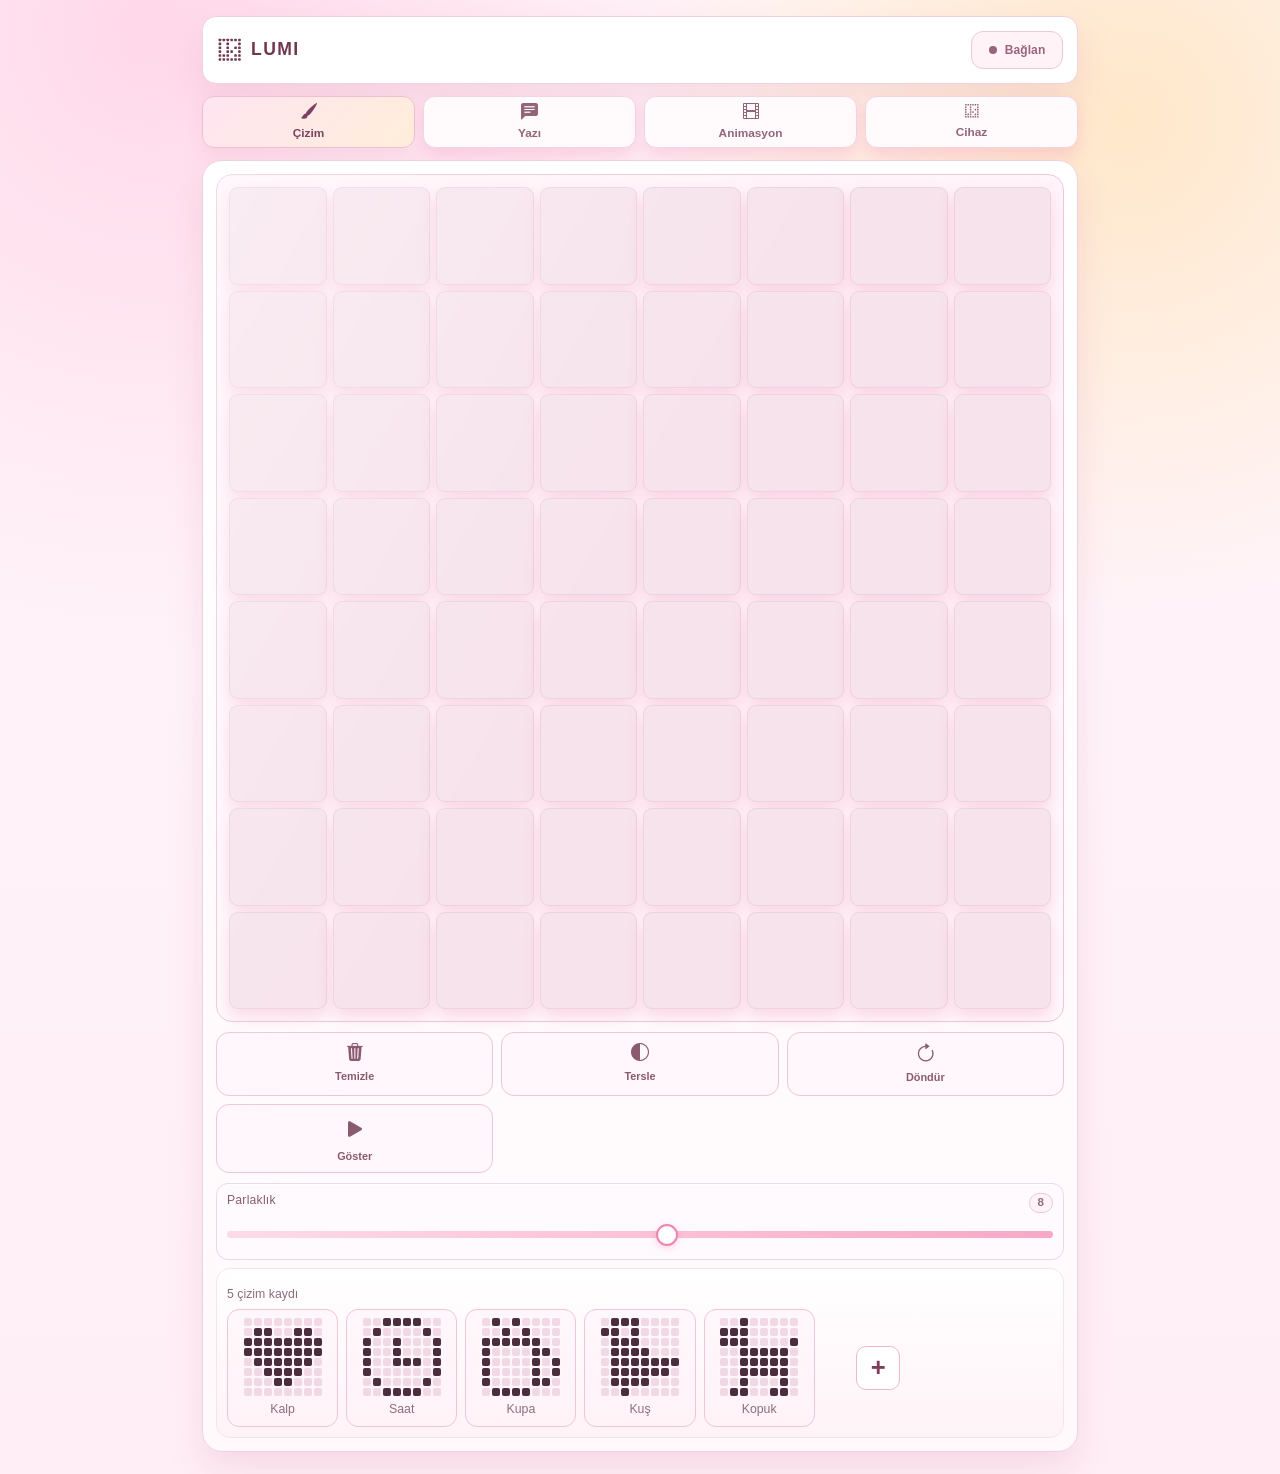
<file: index.html>
<!DOCTYPE html>
<html lang="tr">
<head>
  <meta charset="UTF-8" />
  <meta name="viewport" content="width=device-width, initial-scale=1.0, maximum-scale=1.0, viewport-fit=cover" />
  <meta name="theme-color" content="#ef6ea2" />
  <meta name="mobile-web-app-capable" content="yes" />
  <meta name="apple-mobile-web-app-capable" content="yes" />
  <meta name="apple-mobile-web-app-status-bar-style" content="black-translucent" />
  <meta name="apple-mobile-web-app-title" content="LUMI" />
  <title>LUMI</title>
  <link rel="manifest" href="./manifest.webmanifest" />
  <link rel="icon" type="image/svg+xml" href="./assets/images/icon.svg" />
  <link rel="icon" type="image/png" sizes="32x32" href="./assets/images/icon-32.png" />
  <link rel="apple-touch-icon" sizes="180x180" href="./assets/images/icon-180.png" />
  <link rel="stylesheet" href="https://cdn.jsdelivr.net/npm/bootstrap-icons@1.11.3/font/bootstrap-icons.min.css" />
  <link rel="stylesheet" href="./css/main.css" />
</head>
<body>
  <main class="app">
    <section class="hero">
      <div class="brand">
        <svg class="brand-logo" viewBox="0 0 80 80" aria-hidden="true">
          <g fill="currentColor">
            <rect x="5" y="5" width="8" height="8" rx="2"/><rect x="17" y="5" width="8" height="8" rx="2"/><rect x="29" y="5" width="8" height="8" rx="2"/><rect x="41" y="5" width="8" height="8" rx="2"/><rect x="53" y="5" width="8" height="8" rx="2"/><rect x="65" y="5" width="8" height="8" rx="2"/>
            <rect x="5" y="17" width="8" height="8" rx="2"/><rect x="29" y="17" width="8" height="8" rx="2"/><rect x="65" y="17" width="8" height="8" rx="2"/>
            <rect x="5" y="29" width="8" height="8" rx="2"/><rect x="29" y="29" width="8" height="8" rx="2"/><rect x="53" y="29" width="8" height="8" rx="2"/><rect x="65" y="29" width="8" height="8" rx="2"/>
            <rect x="5" y="41" width="8" height="8" rx="2"/><rect x="29" y="41" width="8" height="8" rx="2"/><rect x="41" y="41" width="8" height="8" rx="2"/><rect x="65" y="41" width="8" height="8" rx="2"/>
            <rect x="5" y="53" width="8" height="8" rx="2"/><rect x="17" y="53" width="8" height="8" rx="2"/><rect x="29" y="53" width="8" height="8" rx="2"/><rect x="53" y="53" width="8" height="8" rx="2"/><rect x="65" y="53" width="8" height="8" rx="2"/>
            <rect x="5" y="65" width="8" height="8" rx="2"/><rect x="17" y="65" width="8" height="8" rx="2"/><rect x="29" y="65" width="8" height="8" rx="2"/><rect x="41" y="65" width="8" height="8" rx="2"/><rect x="53" y="65" width="8" height="8" rx="2"/><rect x="65" y="65" width="8" height="8" rx="2"/>
          </g>
        </svg>
        <h1 class="title">LUMI</h1>
      </div>
      <div class="hero-left">
        <button id="connectionMenuBtn" class="header-btn connection-indicator" title="Bağlan" aria-label="Bağlan">
          <span class="connection-dot" aria-hidden="true"></span>
          <span id="connectionLabel" class="connection-label">Bağlan</span>
          <span class="sr-only">Bağlantı Butonu</span>
        </button>
      </div>
    </section>

    <nav class="tabs" aria-label="Sekmeler">
      <button class="tab-btn active" data-tab="draw">
        <i class="bi bi-brush-fill" aria-hidden="true"></i>
        <span>Çizim</span>
      </button>
      <button class="tab-btn" data-tab="text">
        <i class="bi bi-chat-left-text-fill text-tab-icon" aria-hidden="true"></i>
        <span>Yazı</span>
      </button>
      <button class="tab-btn" data-tab="anim">
        <i class="bi bi-film" aria-hidden="true"></i>
        <span>Animasyon</span>
      </button>
      <button class="tab-btn" data-tab="device">
        <svg viewBox="0 0 80 80" aria-hidden="true"><g fill="currentColor"><rect x="5" y="5" width="8" height="8" rx="2"/><rect x="17" y="5" width="8" height="8" rx="2"/><rect x="29" y="5" width="8" height="8" rx="2"/><rect x="41" y="5" width="8" height="8" rx="2"/><rect x="53" y="5" width="8" height="8" rx="2"/><rect x="65" y="5" width="8" height="8" rx="2"/><rect x="5" y="17" width="8" height="8" rx="2"/><rect x="29" y="17" width="8" height="8" rx="2"/><rect x="65" y="17" width="8" height="8" rx="2"/><rect x="5" y="29" width="8" height="8" rx="2"/><rect x="29" y="29" width="8" height="8" rx="2"/><rect x="53" y="29" width="8" height="8" rx="2"/><rect x="65" y="29" width="8" height="8" rx="2"/><rect x="5" y="41" width="8" height="8" rx="2"/><rect x="29" y="41" width="8" height="8" rx="2"/><rect x="41" y="41" width="8" height="8" rx="2"/><rect x="65" y="41" width="8" height="8" rx="2"/><rect x="5" y="53" width="8" height="8" rx="2"/><rect x="17" y="53" width="8" height="8" rx="2"/><rect x="29" y="53" width="8" height="8" rx="2"/><rect x="53" y="53" width="8" height="8" rx="2"/><rect x="65" y="53" width="8" height="8" rx="2"/><rect x="5" y="65" width="8" height="8" rx="2"/><rect x="17" y="65" width="8" height="8" rx="2"/><rect x="29" y="65" width="8" height="8" rx="2"/><rect x="41" y="65" width="8" height="8" rx="2"/><rect x="53" y="65" width="8" height="8" rx="2"/><rect x="65" y="65" width="8" height="8" rx="2"/></g></svg>
        <span>Cihaz</span>
      </button>
    </nav>

    <div class="panel-wrap">
      <section id="tab-draw" class="panel" data-wide="1">
        <div class="pixel-wrap">
          <div id="pixelGrid" class="pixel-grid"></div>
        </div>
        <div class="quick-grid">
          <button id="clearGridBtn" class="tool-btn">
            <i class="bi bi-trash3-fill" aria-hidden="true"></i>
            <span>Temizle</span>
          </button>
          <button id="invertGridBtn" class="tool-btn">
            <i class="bi bi-circle-half" aria-hidden="true"></i>
            <span>Tersle</span>
          </button>
          <button id="rotateBtn" class="tool-btn">
            <i class="bi bi-arrow-clockwise rotate-icon" aria-hidden="true"></i>
            <span>Döndür</span>
          </button>
          <button id="sendImgBtn" class="tool-btn">
            <i class="bi bi-play-fill" aria-hidden="true"></i>
            <span id="sendImgBtnLabel">Göster</span>
          </button>
        </div>
        <div class="stack" style="margin-top:10px;">
          <div class="field brightness-shell">
            <div class="text-speed-head">
              <label for="brightnessRange">Parlaklık</label>
              <span id="brightnessFloatVal" class="text-speed-val">8</span>
            </div>
            <div class="brightness-row">
              <div class="brightness-slider-wrap">
                <input id="brightnessRange" class="brightness-slider" type="range" min="0" max="15" value="8" />
              </div>
            </div>
          </div>
          <div class="text-card draw-presets-shell">
            <div id="drawPresetInfo" class="small" style="margin-top:8px;">Henüz kayıt yok.</div>
            <div id="drawPresets" class="frames draw-presets"></div>
          </div>
        </div>
      </section>

      <section id="tab-text" class="panel" hidden>
        <div class="text-studio">
          <div class="text-card text-card-message">
            <input
              id="textInput"
              type="text"
              maxlength="120"
              placeholder="Menti girin..."
              aria-label="Mesaj"
              autocapitalize="off"
              autocomplete="off"
              autocorrect="off"
              spellcheck="false"
            />
          </div>

          <div class="text-card text-preview-shell">
            <div class="text-preview-row">
              <button id="dirLeftBtn" class="chip-toggle text-dir-btn text-dir-side" aria-label="Sola">
                <i class="bi bi-caret-left-fill" aria-hidden="true"></i>
              </button>
              <div id="textPreviewGrid" class="text-preview-grid" aria-label="8x8 yazı önizleme"></div>
              <button id="dirRightBtn" class="chip-toggle text-dir-btn text-dir-side" aria-label="Sağa">
                <i class="bi bi-caret-right-fill" aria-hidden="true"></i>
              </button>
            </div>
          </div>

          <div class="text-control-grid">
            <div class="text-card">
              <div class="text-speed-head">
                <label for="textSpeedInput">Geçiş Hızı</label>
                <span id="textSpeedVal" class="text-speed-val">1.8 harf/s</span>
              </div>
              <div class="text-speed-slider-wrap">
                <input
                  id="textSpeedInput"
                  class="brightness-slider text-speed-slider"
                  type="range"
                  min="5"
                  max="600"
                  step="5"
                  value="90"
                />
              </div>
            </div>
            <div class="text-card">
              <div class="text-speed-head">
                <label for="textBrightnessInput">Parlaklık</label>
                <span id="textBrightnessVal" class="text-speed-val">8</span>
              </div>
              <div class="text-speed-slider-wrap">
                <input
                  id="textBrightnessInput"
                  class="brightness-slider text-speed-slider"
                  type="range"
                  min="0"
                  max="15"
                  step="1"
                  value="8"
                />
              </div>
            </div>
          </div>

          <div class="text-send-wrap">
            <button id="txtSendBtn" class="text-send-btn">
              <i class="bi bi-play-fill" aria-hidden="true"></i>
              <span>Mesajı Oynat</span>
            </button>
          </div>
        </div>
      </section>

      <section id="tab-anim" class="panel" hidden>
        <div class="text-card anim-preview-shell" style="margin-top:10px;">
          <div id="animPreviewGrid" class="text-preview-grid" aria-label="8x8 animasyon önizleme"></div>
        </div>

        <div class="text-card anim-presets-shell" style="margin-top:10px;">
          <div id="animPresetInfo" class="small" style="margin-top:8px;">Henüz kayıt yok.</div>
          <div id="animPresets" class="frames draw-presets"></div>
        </div>
      </section>

      <section id="tab-device" class="panel" hidden>
        <div class="device-grid">
          <button id="pingBtn" class="tool-btn">
            <i class="bi bi-broadcast-pin" aria-hidden="true"></i>
            <span>Ping</span>
          </button>
          <button id="statusBtn" class="tool-btn">
            <i class="bi bi-card-text" aria-hidden="true"></i>
            <span>Durum</span>
          </button>
          <button id="helpBtn" class="tool-btn">
            <i class="bi bi-question-circle" aria-hidden="true"></i>
            <span>Yardım</span>
          </button>
          <button id="clearDeviceBtn" class="tool-btn warn">
            <i class="bi bi-trash3-fill" aria-hidden="true"></i>
            <span>Temizle</span>
          </button>
          <button id="stopBtn" class="tool-btn danger">
            <i class="bi bi-stop-fill" aria-hidden="true"></i>
            <span>Durdur</span>
          </button>
          <button id="themeBtn" class="tool-btn">
            <i class="bi bi-palette-fill" aria-hidden="true"></i>
            <span>Tema</span>
          </button>
        </div>
        <div id="themeMeta" class="theme-meta">Tema: Pembe</div>
        <div class="status-grid" id="statusKv" style="margin-top:10px;"></div>
        <div id="log" class="log"></div>
      </section>
    </div>
  </main>

  <button id="animToggleBtn" class="anim-fab" type="button" hidden>
    <i id="animToggleIcon" class="bi bi-play-fill" aria-hidden="true"></i>
    <span id="animToggleLabel">Oynat</span>
  </button>

  <div id="drawPresetModal" class="frame-editor-modal" hidden>
    <div class="frame-editor-card" role="dialog" aria-modal="true" aria-labelledby="drawPresetModalTitle">
      <button id="drawPresetModalCloseBtn" class="modal-close-btn" type="button" aria-label="Kapat">×</button>
      <div class="draw-preset-title-row">
        <h2 id="drawPresetModalTitle" class="frame-editor-title" contenteditable="true" spellcheck="false"></h2>
        <button id="drawPresetRenameBtn" class="frame-edit-btn draw-preset-rename-btn" type="button" aria-label="Adı düzenle" title="Adı düzenle">
          <i class="bi bi-pencil-fill" aria-hidden="true"></i>
        </button>
      </div>
      <div id="drawPresetGrid" class="pixel-grid frame-editor-grid" aria-label="8x8 çizim düzenleyici"></div>
      <div class="quick-grid">
        <button id="drawPresetClearBtn" class="tool-btn" type="button">
          <i class="bi bi-trash3-fill" aria-hidden="true"></i>
          <span>Temizle</span>
        </button>
        <button id="drawPresetInvertBtn" class="tool-btn" type="button">
          <i class="bi bi-circle-half" aria-hidden="true"></i>
          <span>Tersle</span>
        </button>
        <button id="drawPresetRotateBtn" class="tool-btn" type="button">
          <i class="bi bi-arrow-clockwise rotate-icon" aria-hidden="true"></i>
          <span>Döndür</span>
        </button>
      </div>
      <div class="frame-editor-actions draw-preset-editor-actions">
        <button id="drawPresetModalDeleteBtn" class="tool-btn warn" type="button">
          <i class="bi bi-trash3-fill" aria-hidden="true"></i>
          <span>Sil</span>
        </button>
        <button id="drawPresetModalSaveBtn" class="tool-btn primary" type="button">
          <i class="bi bi-check-lg" aria-hidden="true"></i>
          <span>Kaydet</span>
        </button>
      </div>
    </div>
  </div>

  <div id="animPresetModal" class="frame-editor-modal" hidden>
    <div class="frame-editor-card" role="dialog" aria-modal="true" aria-labelledby="animPresetModalTitle">
      <button id="animPresetModalCloseBtn" class="modal-close-btn" type="button" aria-label="Kapat">×</button>
      <div class="draw-preset-title-row">
        <h2 id="animPresetModalTitle" class="frame-editor-title" contenteditable="true" spellcheck="false"></h2>
        <button id="animPresetRenameBtn" class="frame-edit-btn draw-preset-rename-btn" type="button" aria-label="Adı düzenle" title="Adı düzenle">
          <i class="bi bi-pencil-fill" aria-hidden="true"></i>
        </button>
      </div>
      <div class="text-card anim-preview-shell" style="margin-top:6px;">
        <div id="animPresetModalPreviewGrid" class="text-preview-grid" aria-label="Animasyon düzenleme önizleme"></div>
      </div>
      <div id="frameInfo" class="small" style="margin-top:10px;">0 kare</div>
      <div id="frames" class="frames"></div>
      <div class="frame-editor-actions draw-preset-editor-actions">
        <button id="animPresetModalDeleteBtn" class="tool-btn warn" type="button">
          <i class="bi bi-trash3-fill" aria-hidden="true"></i>
          <span>Sil</span>
        </button>
        <button id="animPresetModalSaveBtn" class="tool-btn primary" type="button">
          <i class="bi bi-check-lg" aria-hidden="true"></i>
          <span>Kaydet</span>
        </button>
      </div>
    </div>
  </div>

  <div id="createAnimModal" class="frame-editor-modal" hidden>
    <div class="frame-editor-card" role="dialog" aria-modal="true" aria-labelledby="createAnimTitle">
      <h2 id="createAnimTitle" class="frame-editor-title">Yeni Animasyon</h2>
      <div class="stack">
        <div class="field">
          <input
            id="createAnimNameInput"
            type="text"
            maxlength="40"
            placeholder="Animasyon adı"
            aria-label="Animasyon adı"
            autocomplete="off"
            autocorrect="off"
            spellcheck="false"
          />
          <div id="createAnimNameError" class="small" style="margin-top:6px;color:var(--danger-text);"></div>
        </div>
      </div>
      <div class="frame-editor-actions">
        <button id="createAnimCancelBtn" class="secondary" type="button">İptal</button>
        <button id="createAnimCreateBtn" class="tool-btn primary" type="button">
          <i class="bi bi-check-lg" aria-hidden="true"></i>
          <span>Oluştur</span>
        </button>
      </div>
    </div>
  </div>

  <div id="addFrameModal" class="frame-editor-modal" hidden>
    <div class="frame-editor-card" role="dialog" aria-modal="true" aria-labelledby="addFrameTitle">
      <h2 id="addFrameTitle" class="frame-editor-title">Yeni Kare Ekle</h2>
      <div id="addFrameGrid" class="pixel-grid frame-editor-grid" aria-label="8x8 kare editörü"></div>
      <div class="quick-grid">
        <button id="addFrameClearBtn" class="tool-btn" type="button">
          <i class="bi bi-trash3-fill" aria-hidden="true"></i>
          <span>Temizle</span>
        </button>
        <button id="addFrameInvertBtn" class="tool-btn" type="button">
          <i class="bi bi-circle-half" aria-hidden="true"></i>
          <span>Tersle</span>
        </button>
        <button id="addFrameRotateBtn" class="tool-btn" type="button">
          <i class="bi bi-arrow-clockwise rotate-icon" aria-hidden="true"></i>
          <span>Döndür</span>
        </button>
      </div>
      <div class="stack">
        <div class="field brightness-shell">
          <div class="text-speed-head">
            <label for="addFrameDurationInput">Süre</label>
            <span id="addFrameDurationVal" class="text-speed-val">150 ms</span>
          </div>
          <div class="text-speed-slider-wrap">
            <input
              id="addFrameDurationInput"
              class="brightness-slider"
              type="range"
              min="40"
              max="1200"
              step="10"
              value="150"
            />
          </div>
        </div>
        <div class="field brightness-shell">
          <div class="text-speed-head">
            <label for="addFrameBrightnessInput">Parlaklık</label>
            <span id="addFrameBrightnessVal" class="text-speed-val">8</span>
          </div>
          <div class="text-speed-slider-wrap">
            <input
              id="addFrameBrightnessInput"
              class="brightness-slider"
              type="range"
              min="0"
              max="15"
              step="1"
              value="8"
            />
          </div>
        </div>
      </div>
      <div class="frame-editor-actions">
        <button id="addFrameCancelBtn" class="secondary" type="button">İptal</button>
        <button id="addFrameDeleteBtn" class="tool-btn warn" type="button" hidden>
          <i class="bi bi-trash3-fill" aria-hidden="true"></i>
          <span>Kareyi Sil</span>
        </button>
        <button id="addFrameSaveBtn" class="tool-btn primary" type="button">
          <i class="bi bi-check-lg" aria-hidden="true"></i>
          <span>Kareyi Ekle</span>
        </button>
      </div>
    </div>
  </div>

  <script type="module" src="./js/matrix_8_ble_web_app.main.js"></script>
</body>
</html>
</file>
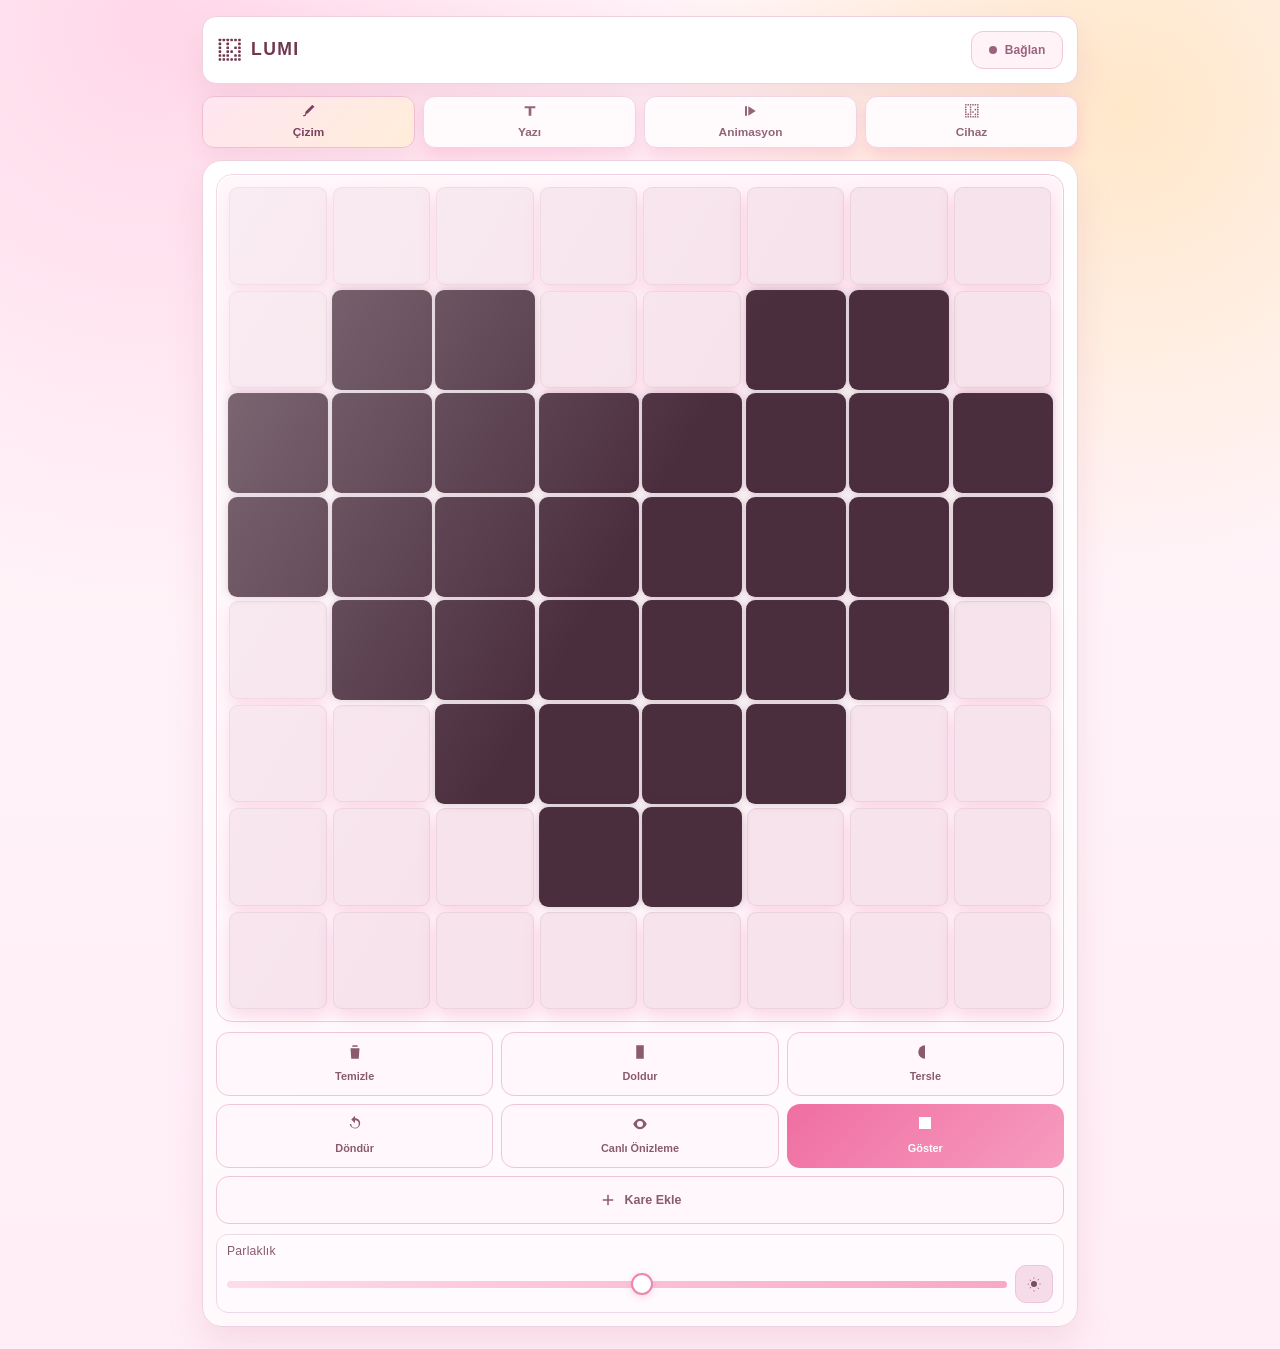
<file: matrix_8_ble_web_app.html>
<!DOCTYPE html>
<html lang="tr">
<head>
  <meta charset="UTF-8" />
  <meta name="viewport" content="width=device-width, initial-scale=1.0, maximum-scale=1.0" />
  <title>LUMI</title>
  <link rel="icon" type="image/svg+xml" href="data:image/svg+xml,%3Csvg xmlns='http://www.w3.org/2000/svg' viewBox='0 0 80 80'%3E%3Cg fill='%237a3f59'%3E%3Crect x='5' y='5' width='8' height='8' rx='2'/%3E%3Crect x='17' y='5' width='8' height='8' rx='2'/%3E%3Crect x='29' y='5' width='8' height='8' rx='2'/%3E%3Crect x='41' y='5' width='8' height='8' rx='2'/%3E%3Crect x='53' y='5' width='8' height='8' rx='2'/%3E%3Crect x='65' y='5' width='8' height='8' rx='2'/%3E%3Crect x='5' y='17' width='8' height='8' rx='2'/%3E%3Crect x='29' y='17' width='8' height='8' rx='2'/%3E%3Crect x='65' y='17' width='8' height='8' rx='2'/%3E%3Crect x='5' y='29' width='8' height='8' rx='2'/%3E%3Crect x='29' y='29' width='8' height='8' rx='2'/%3E%3Crect x='53' y='29' width='8' height='8' rx='2'/%3E%3Crect x='65' y='29' width='8' height='8' rx='2'/%3E%3Crect x='5' y='41' width='8' height='8' rx='2'/%3E%3Crect x='29' y='41' width='8' height='8' rx='2'/%3E%3Crect x='41' y='41' width='8' height='8' rx='2'/%3E%3Crect x='65' y='41' width='8' height='8' rx='2'/%3E%3Crect x='5' y='53' width='8' height='8' rx='2'/%3E%3Crect x='17' y='53' width='8' height='8' rx='2'/%3E%3Crect x='29' y='53' width='8' height='8' rx='2'/%3E%3Crect x='53' y='53' width='8' height='8' rx='2'/%3E%3Crect x='65' y='53' width='8' height='8' rx='2'/%3E%3Crect x='5' y='65' width='8' height='8' rx='2'/%3E%3Crect x='17' y='65' width='8' height='8' rx='2'/%3E%3Crect x='29' y='65' width='8' height='8' rx='2'/%3E%3Crect x='41' y='65' width='8' height='8' rx='2'/%3E%3Crect x='53' y='65' width='8' height='8' rx='2'/%3E%3Crect x='65' y='65' width='8' height='8' rx='2'/%3E%3C/g%3E%3C/svg%3E" />
  <style>
    :root {
      --bg: #fff8fc;
      --bg-a: #ffd8e9;
      --bg-b: #ffe7c9;
      --bg-c: #fff7fb;
      --bg-end: #ffeef6;
      --panel: #ffffff;
      --line: #ecd3df;
      --line-soft: #f4e4ec;
      --text: #412f39;
      --muted: #8d6d7d;
      --brand: #ef6ea2;
      --brand-2: #f79cbf;
      --title: #70374f;
      --ok: #2a9d6f;
      --warn: #f2a340;
      --danger: #e46d6d;
      --pixel-off: #f7e3ec;
      --pixel-on: #4b2e3e;
      --shadow: 0 16px 34px rgba(212, 134, 166, 0.2);
      --shadow-soft: 0 8px 18px rgba(212, 134, 166, 0.14);
      --button-shadow: 0 8px 16px rgba(239, 110, 162, 0.24);
      --overlay-glass: rgba(255, 255, 255, 0.35);
      --tabs-bg: rgba(255, 248, 252, 0.98);
      --tabs-border: #ecd1de;
      --soft-bg: #fff3f8;
      --soft-border: #efc8da;
      --soft-text: #9a637b;
      --soft-bg-2: #f5dce8;
      --soft-border-2: #eec6d8;
      --soft-text-2: #7a4d61;
      --menu-bg: #fffafc;
      --menu-border: #edd2df;
      --menu-shadow: 0 12px 24px rgba(130, 71, 96, 0.18);
      --tab-bg: #fffafc;
      --tab-border: #efd6e2;
      --tab-text: #926579;
      --tab-active-a: #ffe5f1;
      --tab-active-b: #ffeeda;
      --tab-active-border: #efc0d3;
      --tab-active-text: #7a4260;
      --panel-end: #fff9fc;
      --section-bg: #fff1f7;
      --section-border: #f1d3e2;
      --section-text: #8a546e;
      --pixel-shell-border: #efc8da;
      --pixel-shell-a: #fff4f9;
      --pixel-shell-b: #fff9fc;
      --pixel-shell-inner: #fff;
      --pixel-border: rgba(96, 48, 70, 0.08);
      --pixel-glow: 0 0 8px rgba(75, 46, 62, 0.25);
      --tool-bg: #fff7fb;
      --tool-border: #efc6d8;
      --tool-text: #8a5a6f;
      --tool-active-a: #f7aac7;
      --tool-active-b: #ffd2e1;
      --tool-active-border: #efb8cf;
      --tool-active-text: #7d3f5c;
      --warn-bg: #ffe7c8;
      --warn-border: #f3cf9b;
      --warn-text: #8d5d20;
      --danger-bg: #ffd9d9;
      --danger-border: #f1b3b3;
      --danger-text: #8c3b3b;
      --chip-bg: #fff6fa;
      --chip-border: #efc9dc;
      --chip-text: #8d6074;
      --input-bg: #fffdfd;
      --input-border: #eac7d8;
      --input-focus: #e9a7c3;
      --input-focus-shadow: rgba(247, 124, 168, 0.18);
      --brightness-bg: #fffafd;
      --brightness-border: #edd8e3;
      --brightness-label: #8a5a70;
      --brightness-value-bg: #fff1f7;
      --brightness-value-border: #efcfdd;
      --brightness-value-text: #76435b;
      --brightness-track-a: #ffdbe9;
      --brightness-track-b: #f8a8c6;
      --brightness-thumb-bg: #fff;
      --brightness-thumb-border: #eb86b1;
      --brightness-thumb-shadow: 0 2px 7px rgba(238, 124, 171, 0.3);
      --frame-border: #efc5d7;
      --frame-bg-a: #fff7fb;
      --frame-bg-b: #fff3f8;
      --frame-active: #f78cb2;
      --mini-off: #f0d8e4;
      --status-item-bg: #fff7fb;
      --status-item-border: #efd2df;
      --log-bg: #fffdfd;
      --log-border: #eed4e0;
      --log-text: #7a556b;
      --pill-bg: #ffeaf3;
      --pill-border: #f3cadc;
      --pill-text: #936578;
      --connected-bg: #eafff4;
      --connected-border: #9fdfbf;
      --connected-text: #287a56;
    }

    * { box-sizing: border-box; }

    body {
      margin: 0;
      font-family: "Trebuchet MS", "Segoe UI", sans-serif;
      background:
        radial-gradient(circle at 12% 2%, var(--bg-a) 0, transparent 34%),
        radial-gradient(circle at 88% 8%, var(--bg-b) 0, transparent 28%),
        linear-gradient(180deg, var(--bg-c) 0%, var(--bg-end) 100%);
      color: var(--text);
    }

    body.theme-sky {
      --bg-a: #d8e8ff;
      --bg-b: #d6f4ff;
      --bg-c: #f4f9ff;
      --bg-end: #edf4ff;
      --line: #cedff4;
      --text: #2e3d56;
      --muted: #657da3;
      --brand: #5e93ff;
      --brand-2: #71c7ff;
      --title: #2f4f85;
      --pixel-off: #dfebff;
      --pixel-on: #2f4f85;
      --button-shadow: 0 8px 16px rgba(94, 147, 255, 0.26);
      --tabs-bg: rgba(244, 249, 255, 0.98);
      --tabs-border: #d6e4f5;
      --soft-bg: #edf4ff;
      --soft-border: #cdddf3;
      --soft-text: #5b7398;
      --soft-bg-2: #e4eefc;
      --soft-border-2: #c9daf1;
      --soft-text-2: #4f6384;
      --menu-bg: #f7fbff;
      --menu-border: #d7e5f6;
      --menu-shadow: 0 12px 24px rgba(68, 104, 155, 0.18);
      --tab-bg: #f8fbff;
      --tab-border: #d8e5f6;
      --tab-text: #5f779e;
      --tab-active-a: #e5efff;
      --tab-active-b: #dcf4ff;
      --tab-active-border: #c6daf6;
      --tab-active-text: #395c95;
      --section-bg: #ebf3ff;
      --section-border: #d5e3f8;
      --section-text: #5271a3;
      --pixel-shell-border: #d1e0f4;
      --pixel-shell-a: #eef5ff;
      --pixel-shell-b: #f8fbff;
      --pixel-shell-inner: #ffffff;
      --pixel-border: rgba(45, 72, 112, 0.12);
      --pixel-glow: 0 0 8px rgba(47, 79, 133, 0.24);
      --tool-bg: #f6faff;
      --tool-border: #d4e3f6;
      --tool-text: #56739f;
      --tool-active-a: #cfe2ff;
      --tool-active-b: #d6f1ff;
      --tool-active-border: #bad3f5;
      --tool-active-text: #345688;
      --chip-bg: #f2f7ff;
      --chip-border: #d8e6f8;
      --chip-text: #5f7aa2;
      --input-bg: #fcfeff;
      --input-border: #d2e2f5;
      --input-focus: #88aee8;
      --input-focus-shadow: rgba(94, 147, 255, 0.2);
      --brightness-bg: #f8fbff;
      --brightness-border: #dae7f7;
      --brightness-label: #5f7aa2;
      --brightness-value-bg: #edf4ff;
      --brightness-value-border: #d3e3f6;
      --brightness-value-text: #426495;
      --brightness-track-a: #d8e8ff;
      --brightness-track-b: #92b8ff;
      --brightness-thumb-border: #7da5ef;
      --brightness-thumb-shadow: 0 2px 7px rgba(94, 147, 255, 0.32);
      --frame-border: #d4e3f6;
      --frame-bg-a: #f6faff;
      --frame-bg-b: #edf4ff;
      --frame-active: #7ea8ef;
      --mini-off: #d8e7fa;
      --status-item-bg: #f6faff;
      --status-item-border: #d8e5f6;
      --log-bg: #fcfeff;
      --log-border: #dce8f8;
      --log-text: #566f94;
      --pill-bg: #eaf2ff;
      --pill-border: #d3e3f6;
      --pill-text: #5e7ba4;
    }

    body.theme-mint {
      --bg-a: #ddf6ea;
      --bg-b: #f7f0cc;
      --bg-c: #f5fff8;
      --bg-end: #eefcf3;
      --line: #cde8d8;
      --text: #2f4a41;
      --muted: #64857a;
      --brand: #4cbf9f;
      --brand-2: #7ad4b2;
      --title: #2f6b58;
      --pixel-off: #dff3e8;
      --pixel-on: #2f6b58;
      --button-shadow: 0 8px 16px rgba(76, 191, 159, 0.26);
      --tabs-bg: rgba(245, 255, 248, 0.98);
      --tabs-border: #d4e9dd;
      --soft-bg: #ecfaf2;
      --soft-border: #cfe6d8;
      --soft-text: #5d7f72;
      --soft-bg-2: #e4f3eb;
      --soft-border-2: #c9e1d3;
      --soft-text-2: #4f6f63;
      --menu-bg: #f7fff9;
      --menu-border: #d7e9dd;
      --menu-shadow: 0 12px 24px rgba(61, 114, 95, 0.18);
      --tab-bg: #f8fff9;
      --tab-border: #d7e8de;
      --tab-text: #5f7d72;
      --tab-active-a: #dff4ea;
      --tab-active-b: #f3efcf;
      --tab-active-border: #c3ddcf;
      --tab-active-text: #366b58;
      --section-bg: #eaf8f0;
      --section-border: #d2e7d9;
      --section-text: #4f7f70;
      --pixel-shell-border: #d1e4d8;
      --pixel-shell-a: #eefaf3;
      --pixel-shell-b: #f8fff9;
      --pixel-border: rgba(44, 84, 71, 0.12);
      --pixel-glow: 0 0 8px rgba(47, 107, 88, 0.24);
      --tool-bg: #f6fff9;
      --tool-border: #d3e7dc;
      --tool-text: #567d71;
      --tool-active-a: #c9eadc;
      --tool-active-b: #e6f3d0;
      --tool-active-border: #bad8cb;
      --tool-active-text: #315f50;
      --chip-bg: #f2faf5;
      --chip-border: #d8e9df;
      --chip-text: #5f8174;
      --input-bg: #fcfffd;
      --input-border: #d1e5d9;
      --input-focus: #77bca4;
      --input-focus-shadow: rgba(76, 191, 159, 0.2);
      --brightness-bg: #f7fff9;
      --brightness-border: #d9eade;
      --brightness-label: #5d8073;
      --brightness-value-bg: #edf8f1;
      --brightness-value-border: #d2e7da;
      --brightness-value-text: #3f6f60;
      --brightness-track-a: #d9f0e3;
      --brightness-track-b: #8cd6bc;
      --brightness-thumb-border: #69b89e;
      --brightness-thumb-shadow: 0 2px 7px rgba(76, 191, 159, 0.32);
      --frame-border: #d2e6db;
      --frame-bg-a: #f6fff9;
      --frame-bg-b: #edf8f2;
      --frame-active: #6fbfa5;
      --mini-off: #d6eadf;
      --status-item-bg: #f5fff8;
      --status-item-border: #d6e8de;
      --log-bg: #fcfffd;
      --log-border: #dcece2;
      --log-text: #58786d;
      --pill-bg: #eaf8f1;
      --pill-border: #d2e7da;
      --pill-text: #5d8173;
    }

    body.theme-sunset {
      --bg-a: #ffe1d4;
      --bg-b: #ffeacb;
      --bg-c: #fff7f1;
      --bg-end: #fff0e4;
      --line: #f0d8ca;
      --text: #563d34;
      --muted: #947466;
      --brand: #f08b61;
      --brand-2: #f7b276;
      --title: #9b4f37;
      --pixel-off: #f8e4da;
      --pixel-on: #8a4a35;
      --button-shadow: 0 8px 16px rgba(240, 139, 97, 0.26);
      --tabs-bg: rgba(255, 247, 241, 0.98);
      --tabs-border: #efd9cb;
      --soft-bg: #fff1e8;
      --soft-border: #f0d4c5;
      --soft-text: #9c6d59;
      --soft-bg-2: #fbe5da;
      --soft-border-2: #efd0bf;
      --soft-text-2: #8a624f;
      --menu-bg: #fffaf6;
      --menu-border: #efd9cc;
      --menu-shadow: 0 12px 24px rgba(131, 81, 61, 0.18);
      --tab-bg: #fffaf6;
      --tab-border: #efdccf;
      --tab-text: #9a715e;
      --tab-active-a: #ffe8dc;
      --tab-active-b: #ffefdc;
      --tab-active-border: #efcfbd;
      --tab-active-text: #8f563f;
      --section-bg: #fff0e7;
      --section-border: #f1dacd;
      --section-text: #976854;
      --pixel-shell-border: #efd5c6;
      --pixel-shell-a: #fff3ec;
      --pixel-shell-b: #fff8f4;
      --pixel-border: rgba(103, 61, 44, 0.12);
      --pixel-glow: 0 0 8px rgba(138, 74, 53, 0.24);
      --tool-bg: #fff9f5;
      --tool-border: #efd8cc;
      --tool-text: #946b58;
      --tool-active-a: #ffd4c0;
      --tool-active-b: #ffe3c7;
      --tool-active-border: #efc6af;
      --tool-active-text: #874f3c;
      --chip-bg: #fff5ef;
      --chip-border: #f0dbcf;
      --chip-text: #9a715d;
      --input-bg: #fffefd;
      --input-border: #edd6c8;
      --input-focus: #efac86;
      --input-focus-shadow: rgba(240, 139, 97, 0.2);
      --brightness-bg: #fffaf7;
      --brightness-border: #eedcd2;
      --brightness-label: #9a715e;
      --brightness-value-bg: #fff0e8;
      --brightness-value-border: #efd8cc;
      --brightness-value-text: #844f3d;
      --brightness-track-a: #ffe3d5;
      --brightness-track-b: #f5b58f;
      --brightness-thumb-border: #e49a74;
      --brightness-thumb-shadow: 0 2px 7px rgba(240, 139, 97, 0.32);
      --frame-border: #efd5c7;
      --frame-bg-a: #fff9f5;
      --frame-bg-b: #fff1e9;
      --frame-active: #eea27c;
      --mini-off: #f2ddd0;
      --status-item-bg: #fff8f4;
      --status-item-border: #efdcd0;
      --log-bg: #fffefd;
      --log-border: #efdfd5;
      --log-text: #8e6a59;
      --pill-bg: #fff1e9;
      --pill-border: #efd8cc;
      --pill-text: #9a705d;
    }

    .app {
      max-width: 560px;
      margin: 0 auto;
      min-height: 100vh;
      padding: 16px 12px 92px;
    }

    .hero {
      background: var(--panel);
      border: 1px solid var(--line);
      border-radius: 14px;
      padding: 10px 12px;
      box-shadow: var(--shadow);
      display: flex;
      align-items: center;
      gap: 10px;
      justify-content: flex-start;
    }

    .hero-left {
      position: relative;
      display: flex;
      align-items: center;
      gap: 10px;
      margin-left: auto;
    }

    .title {
      margin: 0;
      font-size: 1.1rem;
      font-weight: 800;
      line-height: 1.2;
      letter-spacing: 0.08em;
      color: var(--title);
      text-transform: uppercase;
    }

    .brand {
      display: inline-flex;
      align-items: center;
      gap: 8px;
    }

    .brand-logo {
      width: 26px;
      height: 26px;
      display: block;
      color: var(--title);
    }

    .header-btn {
      width: 38px;
      height: 38px;
      border-radius: 12px;
      padding: 0;
      display: grid;
      place-items: center;
      box-shadow: none;
    }

    .connection-indicator {
      width: auto;
      min-width: 92px;
      padding: 0 12px;
      display: inline-flex;
      align-items: center;
      justify-content: center;
      gap: 8px;
      font-size: 0.75rem;
      font-weight: 800;
      letter-spacing: 0.01em;
      background: var(--soft-bg);
      border: 1px solid var(--soft-border);
      color: var(--soft-text);
    }

    .connection-indicator.connected {
      background: var(--connected-bg);
      border-color: var(--connected-border);
      color: var(--connected-text);
    }

    .connection-dot {
      width: 8px;
      height: 8px;
      border-radius: 50%;
      background: currentColor;
      flex: 0 0 auto;
    }

    .connection-label {
      line-height: 1;
      white-space: nowrap;
    }

    .menu {
      position: absolute;
      top: calc(100% + 8px);
      right: 0;
      left: auto;
      width: min(220px, calc(100vw - 28px));
      background: var(--menu-bg);
      border: 1px solid var(--menu-border);
      border-radius: 12px;
      box-shadow: var(--menu-shadow);
      padding: 10px;
      z-index: 25;
      transform-origin: top right;
    }

    .menu[hidden] { display: none; }

    .menu-status {
      font-size: 0.74rem;
      padding: 7px 9px;
      border-radius: 10px;
      border: 1px solid var(--soft-border);
      background: var(--soft-bg);
      color: var(--soft-text);
      margin-bottom: 8px;
    }

    .menu-status.connected {
      border-color: var(--connected-border);
      background: var(--connected-bg);
      color: var(--connected-text);
    }

    .menu-btn {
      width: 100%;
      justify-content: flex-start;
      box-shadow: none;
      border-radius: 10px;
      padding: 9px 10px;
      margin-top: 6px;
      font-size: 0.82rem;
    }

    .menu-btn:first-of-type { margin-top: 0; }

    .menu-btn.secondary {
      background: var(--soft-bg-2);
      color: var(--soft-text-2);
      border: 1px solid var(--soft-border-2);
    }

    button, input, select, textarea { font: inherit; }

    .sr-only {
      position: absolute;
      width: 1px;
      height: 1px;
      padding: 0;
      margin: -1px;
      overflow: hidden;
      clip: rect(0, 0, 0, 0);
      white-space: nowrap;
      border: 0;
    }

    button {
      border: none;
      border-radius: 13px;
      padding: 10px 12px;
      background: linear-gradient(135deg, var(--brand), var(--brand-2));
      color: #fff;
      font-weight: 700;
      cursor: pointer;
      transition: transform 120ms ease, filter 120ms ease, box-shadow 120ms ease;
      box-shadow: var(--button-shadow);
    }

    button:hover {
      transform: translateY(-1px);
      filter: brightness(1.04);
    }

    button.secondary {
      background: var(--soft-bg-2);
      color: var(--soft-text-2);
      border: 1px solid var(--soft-border-2);
      box-shadow: none;
    }

    button.warn {
      background: var(--warn-bg);
      color: var(--warn-text);
    }

    button.danger {
      background: var(--danger-bg);
      color: var(--danger-text);
    }

    .tabs {
      position: fixed;
      left: 0;
      right: 0;
      bottom: 0;
      background: var(--tabs-bg);
      border-top: 1px solid var(--tabs-border);
      display: grid;
      grid-template-columns: repeat(4, 1fr);
      gap: 4px;
      padding: 8px 8px calc(8px + env(safe-area-inset-bottom));
      z-index: 20;
      backdrop-filter: blur(10px);
      -webkit-backdrop-filter: blur(10px);
    }

    .tab-btn {
      background: var(--tab-bg);
      color: var(--tab-text);
      border: 1px solid var(--tab-border);
      border-radius: 12px;
      padding: 6px 6px;
      font-size: 0.74rem;
      font-weight: 700;
      display: grid;
      justify-items: center;
      gap: 4px;
      min-height: 52px;
    }

    .tab-btn svg {
      width: 16px;
      height: 16px;
      fill: currentColor;
    }

    .tab-btn.active {
      background: linear-gradient(135deg, var(--tab-active-a), var(--tab-active-b));
      color: var(--tab-active-text);
      border-color: var(--tab-active-border);
      box-shadow: var(--shadow-soft);
    }

    .panel {
      margin-top: 12px;
      background: linear-gradient(180deg, var(--panel) 0%, var(--panel-end) 100%);
      border: 1px solid var(--line);
      border-radius: 20px;
      box-shadow: var(--shadow);
      padding: 13px;
      position: relative;
      overflow: hidden;
    }

    .panel::after {
      content: "";
      position: absolute;
      inset: 0;
      background: linear-gradient(120deg, var(--overlay-glass), transparent 42%);
      pointer-events: none;
    }

    .panel[hidden] { display: none; }

    .section-title {
      margin: 0 0 10px;
      font-size: 0.84rem;
      color: var(--section-text);
      text-transform: uppercase;
      letter-spacing: 0.07em;
      display: inline-flex;
      align-items: center;
      gap: 6px;
      padding: 4px 8px;
      border-radius: 999px;
      background: var(--section-bg);
      border: 1px solid var(--section-border);
    }

    .pixel-wrap {
      display: grid;
      place-items: center;
      margin-bottom: 10px;
      width: 100%;
    }

    .pixel-grid {
      display: grid;
      grid-template-columns: repeat(8, minmax(0, 1fr));
      gap: 6px;
      width: 100%;
      max-width: 100%;
      aspect-ratio: 1 / 1;
      padding: 12px;
      border-radius: 16px;
      border: 1px solid var(--pixel-shell-border);
      background:
        linear-gradient(180deg, var(--pixel-shell-a) 0%, var(--pixel-shell-b) 100%);
      touch-action: none;
      user-select: none;
      box-shadow: inset 0 0 0 1px var(--pixel-shell-inner);
    }

    .px {
      width: 100%;
      height: 100%;
      aspect-ratio: 1 / 1;
      border: 1px solid var(--pixel-border);
      border-radius: 9px;
      background: var(--pixel-off);
      cursor: pointer;
      transition: transform 90ms ease, background 90ms ease, box-shadow 90ms ease;
    }

    .px.on {
      background: var(--pixel-on);
      box-shadow: var(--pixel-glow);
      transform: scale(1.02);
    }

    .row {
      display: flex;
      flex-wrap: wrap;
      gap: 8px;
      align-items: center;
    }

    .row + .row { margin-top: 8px; }

    .icon-btn {
      width: 44px;
      height: 44px;
      padding: 0;
      display: grid;
      place-items: center;
      background: var(--soft-bg);
      border: 1px solid var(--soft-border);
      color: var(--soft-text-2);
      box-shadow: none;
    }

    .icon-btn svg {
      width: 19px;
      height: 19px;
      fill: currentColor;
    }

    .quick-grid {
      display: grid;
      grid-template-columns: repeat(3, minmax(0, 1fr));
      gap: 8px;
    }

    .tool-btn {
      display: grid;
      justify-items: center;
      gap: 5px;
      padding: 10px 6px;
      background: var(--tool-bg);
      color: var(--tool-text);
      border: 1px solid var(--tool-border);
      font-size: 0.68rem;
      font-weight: 700;
      min-height: 64px;
      box-shadow: none;
    }

    .tool-btn svg {
      width: 18px;
      height: 18px;
      fill: currentColor;
    }

    .tool-btn.primary {
      background: linear-gradient(135deg, var(--brand), var(--brand-2));
      color: #fff;
      border: 0;
    }

    .tool-btn.active {
      background: linear-gradient(135deg, var(--tool-active-a), var(--tool-active-b));
      border-color: var(--tool-active-border);
      color: var(--tool-active-text);
    }

    .tool-btn.warn {
      background: var(--warn-bg);
      border-color: var(--warn-border);
      color: var(--warn-text);
    }

    .tool-btn.danger {
      background: var(--danger-bg);
      border-color: var(--danger-border);
      color: var(--danger-text);
    }

    .tool-btn.wide {
      grid-column: span 3;
      min-height: 48px;
      font-size: 0.78rem;
      display: flex;
      justify-content: center;
      align-items: center;
      gap: 8px;
      padding: 0 12px;
    }

    .chip-toggle {
      padding: 8px 10px;
      border-radius: 999px;
      background: var(--chip-bg);
      border: 1px solid var(--chip-border);
      color: var(--chip-text);
      font-size: 0.75rem;
      font-weight: 700;
      display: inline-flex;
      align-items: center;
      gap: 6px;
      min-height: 36px;
    }

    .chip-toggle svg {
      width: 14px;
      height: 14px;
      fill: currentColor;
    }

    .chip-toggle.active {
      background: linear-gradient(135deg, var(--brand), var(--brand-2));
      border-color: transparent;
      color: #fff;
    }

    .action-row {
      display: flex;
      gap: 8px;
      flex-wrap: wrap;
      align-items: center;
      margin-top: 8px;
    }

    .device-grid {
      display: grid;
      grid-template-columns: repeat(3, minmax(0, 1fr));
      gap: 8px;
      margin-top: 8px;
    }

    .stack {
      display: grid;
      gap: 8px;
    }

    .field label {
      display: block;
      font-size: 0.75rem;
      color: var(--muted);
      margin-bottom: 4px;
    }

    input[type="text"],
    input[type="number"],
    select {
      width: 100%;
      border: 1px solid var(--input-border);
      border-radius: 11px;
      background: var(--input-bg);
      padding: 9px 10px;
      color: var(--text);
      outline: none;
      transition: border-color 120ms ease, box-shadow 120ms ease;
    }

    input[type="text"]:focus,
    input[type="number"]:focus,
    select:focus {
      border-color: var(--input-focus);
      box-shadow: 0 0 0 3px var(--input-focus-shadow);
    }

    input[type="range"] {
      width: 100%;
      accent-color: var(--brand);
    }

    .brightness-shell {
      background: var(--brightness-bg);
      border: 1px solid var(--brightness-border);
      border-radius: 12px;
      padding: 9px 10px;
      box-shadow: inset 0 1px 0 var(--pixel-shell-inner);
    }

    .brightness-shell label {
      display: flex;
      align-items: center;
      margin-bottom: 7px;
      color: var(--brightness-label);
      font-size: 0.76rem;
      letter-spacing: 0.02em;
    }

    .brightness-row {
      display: grid;
      grid-template-columns: 1fr auto;
      gap: 8px;
      align-items: center;
      margin-top: 0;
    }

    .brightness-slider {
      appearance: none;
      -webkit-appearance: none;
      width: 100%;
      height: 7px;
      border-radius: 999px;
      background: linear-gradient(90deg, var(--brightness-track-a), var(--brightness-track-b));
      outline: none;
      margin: 0;
    }

    .brightness-slider-wrap {
      position: relative;
      width: 100%;
      height: 30px;
      display: flex;
      align-items: center;
    }

    .brightness-slider::-webkit-slider-thumb {
      -webkit-appearance: none;
      appearance: none;
      width: 22px;
      height: 22px;
      border-radius: 50%;
      background: var(--brightness-thumb-bg);
      border: 2px solid var(--brightness-thumb-border);
      box-shadow: var(--brightness-thumb-shadow);
      cursor: pointer;
    }

    .brightness-float-value {
      position: absolute;
      top: -8px;
      min-width: 30px;
      height: 22px;
      border-radius: 999px;
      transform: translate(-50%, -100%);
      display: grid;
      place-items: center;
      padding: 0 7px;
      font-size: 0.62rem;
      font-weight: 800;
      line-height: 1;
      background: var(--panel);
      border: 1px solid var(--input-border);
      box-shadow: var(--shadow-soft);
      color: var(--brightness-value-text);
      pointer-events: none;
      user-select: none;
      opacity: 0;
      transition: opacity 120ms ease;
    }

    .brightness-float-value.show {
      opacity: 1;
    }

    .brightness-slider::-moz-range-thumb {
      width: 22px;
      height: 22px;
      border-radius: 50%;
      background: var(--brightness-thumb-bg);
      border: 2px solid var(--brightness-thumb-border);
      box-shadow: var(--brightness-thumb-shadow);
      cursor: pointer;
    }

    .brightness-send {
      width: 38px;
      height: 38px;
      border-radius: 11px;
      padding: 0;
      display: grid;
      place-items: center;
      margin: 0;
      box-shadow: none;
      border: 1px solid var(--soft-border);
      background: var(--soft-bg);
      color: var(--soft-text-2);
    }

    .brightness-send svg {
      width: 18px;
      height: 18px;
      fill: currentColor;
    }

    .small {
      font-size: 0.77rem;
      color: var(--muted);
    }

    .frames {
      display: grid;
      grid-template-columns: repeat(auto-fill, minmax(100px, 1fr));
      gap: 8px;
      max-height: 220px;
      overflow: auto;
      margin-top: 8px;
    }

    .frame {
      border: 1px solid var(--frame-border);
      background: linear-gradient(180deg, var(--frame-bg-a) 0%, var(--frame-bg-b) 100%);
      border-radius: 12px;
      padding: 8px;
      cursor: pointer;
      transition: transform 110ms ease, border-color 110ms ease;
    }

    .frame:hover {
      transform: translateY(-1px);
    }

    .frame.active {
      border-color: var(--frame-active);
      box-shadow: inset 0 0 0 1px var(--frame-active);
    }

    .mini {
      display: grid;
      grid-template-columns: repeat(8, 8px);
      grid-template-rows: repeat(8, 8px);
      gap: 2px;
      justify-content: center;
      margin-bottom: 6px;
    }

    .mini > span {
      width: 8px;
      height: 8px;
      border-radius: 2px;
      background: var(--mini-off);
    }

    .mini > span.on { background: var(--pixel-on); }

    .status-grid {
      display: grid;
      grid-template-columns: repeat(2, minmax(0, 1fr));
      gap: 6px;
    }

    .status-grid > div {
      background: var(--status-item-bg);
      border: 1px solid var(--status-item-border);
      border-radius: 10px;
      padding: 7px;
      font-size: 0.72rem;
      word-break: break-word;
    }

    .log {
      margin-top: 8px;
      min-height: 120px;
      max-height: 220px;
      overflow: auto;
      background: var(--log-bg);
      border: 1px solid var(--log-border);
      border-radius: 12px;
      padding: 8px;
      font-family: Consolas, monospace;
      font-size: 0.7rem;
      line-height: 1.45;
      white-space: pre-wrap;
      color: var(--log-text);
    }

    .theme-meta {
      margin-top: 8px;
      text-align: center;
      font-size: 0.73rem;
      color: var(--muted);
    }

    .pill {
      padding: 4px 9px;
      border-radius: 999px;
      background: var(--pill-bg);
      border: 1px solid var(--pill-border);
      color: var(--pill-text);
      font-size: 0.72rem;
    }

    @media (max-width: 420px) {
      .quick-grid,
      .device-grid {
        grid-template-columns: repeat(2, minmax(0, 1fr));
      }

      .tool-btn.wide {
        grid-column: span 2;
      }
    }

    @media (min-width: 700px) {
      .app {
        max-width: 900px;
        padding-bottom: 22px;
      }

      .hero {
        padding: 14px;
      }

      .tabs {
        position: static;
        margin-top: 12px;
        border: 0;
        background: transparent;
        padding: 0;
        gap: 8px;
      }

      .panel-wrap {
        display: grid;
        grid-template-columns: repeat(2, minmax(0, 1fr));
        gap: 12px;
      }

      .panel[data-wide="1"] {
        grid-column: 1 / -1;
      }
    }
  </style>
</head>
<body>
  <main class="app">
    <section class="hero">
      <div class="brand">
        <svg class="brand-logo" viewBox="0 0 80 80" aria-hidden="true">
          <g fill="currentColor">
            <rect x="5" y="5" width="8" height="8" rx="2"/><rect x="17" y="5" width="8" height="8" rx="2"/><rect x="29" y="5" width="8" height="8" rx="2"/><rect x="41" y="5" width="8" height="8" rx="2"/><rect x="53" y="5" width="8" height="8" rx="2"/><rect x="65" y="5" width="8" height="8" rx="2"/>
            <rect x="5" y="17" width="8" height="8" rx="2"/><rect x="29" y="17" width="8" height="8" rx="2"/><rect x="65" y="17" width="8" height="8" rx="2"/>
            <rect x="5" y="29" width="8" height="8" rx="2"/><rect x="29" y="29" width="8" height="8" rx="2"/><rect x="53" y="29" width="8" height="8" rx="2"/><rect x="65" y="29" width="8" height="8" rx="2"/>
            <rect x="5" y="41" width="8" height="8" rx="2"/><rect x="29" y="41" width="8" height="8" rx="2"/><rect x="41" y="41" width="8" height="8" rx="2"/><rect x="65" y="41" width="8" height="8" rx="2"/>
            <rect x="5" y="53" width="8" height="8" rx="2"/><rect x="17" y="53" width="8" height="8" rx="2"/><rect x="29" y="53" width="8" height="8" rx="2"/><rect x="53" y="53" width="8" height="8" rx="2"/><rect x="65" y="53" width="8" height="8" rx="2"/>
            <rect x="5" y="65" width="8" height="8" rx="2"/><rect x="17" y="65" width="8" height="8" rx="2"/><rect x="29" y="65" width="8" height="8" rx="2"/><rect x="41" y="65" width="8" height="8" rx="2"/><rect x="53" y="65" width="8" height="8" rx="2"/><rect x="65" y="65" width="8" height="8" rx="2"/>
          </g>
        </svg>
        <h1 class="title">LUMI</h1>
      </div>
      <div class="hero-left">
        <button id="connectionMenuBtn" class="header-btn connection-indicator" title="Bağlan" aria-label="Bağlan">
          <span class="connection-dot" aria-hidden="true"></span>
          <span id="connectionLabel" class="connection-label">Bağlan</span>
          <span class="sr-only">Bağlantı Butonu</span>
        </button>
      </div>
    </section>

    <nav class="tabs" aria-label="Sekmeler">
      <button class="tab-btn active" data-tab="draw">
        <svg viewBox="0 0 24 24"><path d="M7 16c.55 0 1 .45 1 1a3 3 0 0 1-3 3H4a1 1 0 0 1 0-2h1a1 1 0 0 0 1-1c0-.55.45-1 1-1Zm12.71-9.29a1 1 0 0 0 0-1.42l-1.99-1.99a1 1 0 0 0-1.42 0l-8.9 8.9c-.26.26-.45.58-.55.93l-.67 2.35a.75.75 0 0 0 .93.93l2.35-.67c.35-.1.67-.29.93-.55l8.9-8.9Z"/></svg>
        <span>Çizim</span>
      </button>
      <button class="tab-btn" data-tab="text">
        <svg viewBox="0 0 24 24"><path d="M4 5h16v3h-6v11h-4V8H4z"/></svg>
        <span>Yazı</span>
      </button>
      <button class="tab-btn" data-tab="anim">
        <svg viewBox="0 0 24 24"><path d="M8 5v14l11-7zM3 5h3v14H3z"/></svg>
        <span>Animasyon</span>
      </button>
      <button class="tab-btn" data-tab="device">
        <svg viewBox="0 0 80 80" aria-hidden="true"><g fill="currentColor"><rect x="5" y="5" width="8" height="8" rx="2"/><rect x="17" y="5" width="8" height="8" rx="2"/><rect x="29" y="5" width="8" height="8" rx="2"/><rect x="41" y="5" width="8" height="8" rx="2"/><rect x="53" y="5" width="8" height="8" rx="2"/><rect x="65" y="5" width="8" height="8" rx="2"/><rect x="5" y="17" width="8" height="8" rx="2"/><rect x="29" y="17" width="8" height="8" rx="2"/><rect x="65" y="17" width="8" height="8" rx="2"/><rect x="5" y="29" width="8" height="8" rx="2"/><rect x="29" y="29" width="8" height="8" rx="2"/><rect x="53" y="29" width="8" height="8" rx="2"/><rect x="65" y="29" width="8" height="8" rx="2"/><rect x="5" y="41" width="8" height="8" rx="2"/><rect x="29" y="41" width="8" height="8" rx="2"/><rect x="41" y="41" width="8" height="8" rx="2"/><rect x="65" y="41" width="8" height="8" rx="2"/><rect x="5" y="53" width="8" height="8" rx="2"/><rect x="17" y="53" width="8" height="8" rx="2"/><rect x="29" y="53" width="8" height="8" rx="2"/><rect x="53" y="53" width="8" height="8" rx="2"/><rect x="65" y="53" width="8" height="8" rx="2"/><rect x="5" y="65" width="8" height="8" rx="2"/><rect x="17" y="65" width="8" height="8" rx="2"/><rect x="29" y="65" width="8" height="8" rx="2"/><rect x="41" y="65" width="8" height="8" rx="2"/><rect x="53" y="65" width="8" height="8" rx="2"/><rect x="65" y="65" width="8" height="8" rx="2"/></g></svg>
        <span>Cihaz</span>
      </button>
    </nav>

    <div class="panel-wrap">
      <section id="tab-draw" class="panel" data-wide="1">
        <div class="pixel-wrap">
          <div id="pixelGrid" class="pixel-grid"></div>
        </div>
        <div class="quick-grid">
          <button id="clearGridBtn" class="tool-btn">
            <svg viewBox="0 0 24 24"><path d="M6 7h12l-1 14H7zm3-4h6l1 2H8z"/></svg>
            <span>Temizle</span>
          </button>
          <button id="fillGridBtn" class="tool-btn">
            <svg viewBox="0 0 24 24"><path d="M7 3h10v18H7z"/></svg>
            <span>Doldur</span>
          </button>
          <button id="invertGridBtn" class="tool-btn">
            <svg viewBox="0 0 24 24"><path d="M12 3a9 9 0 1 0 0 18V3z"/></svg>
            <span>Tersle</span>
          </button>
          <button id="rotateBtn" class="tool-btn">
            <svg viewBox="0 0 24 24"><path d="M12 4V1L7 6l5 5V7a5 5 0 1 1-5 5H5a7 7 0 1 0 7-8z"/></svg>
            <span>Döndür</span>
          </button>
          <button id="previewBtn" class="tool-btn">
            <svg viewBox="0 0 24 24"><path d="M12 5c-6 0-9 7-9 7s3 7 9 7 9-7 9-7-3-7-9-7zm0 11a4 4 0 1 1 0-8 4 4 0 0 1 0 8z"/></svg>
            <span id="previewBtnLabel">Canlı Önizleme</span>
          </button>
          <button id="sendImgBtn" class="tool-btn primary">
            <svg viewBox="0 0 24 24"><path d="M4 4h16v16H4zm4 4h8v8H8z"/></svg>
            <span>Göster</span>
          </button>
          <button id="addFrameBtn" class="tool-btn wide">
            <svg viewBox="0 0 24 24"><path d="M11 5h2v14h-2zM5 11h14v2H5z"/></svg>
            <span>Kare Ekle</span>
          </button>
        </div>

        <div class="stack" style="margin-top:10px;">
          <div class="field brightness-shell">
            <label for="brightnessRange">Parlaklık</label>
            <div class="brightness-row">
              <div class="brightness-slider-wrap">
                <input id="brightnessRange" class="brightness-slider" type="range" min="0" max="15" value="8" />
                <span id="brightnessFloatVal" class="brightness-float-value" hidden>8</span>
              </div>
              <button id="sendBrightnessBtn" class="secondary brightness-send" title="Parlaklığı Uygula" aria-label="Parlaklığı Uygula">
                <svg viewBox="0 0 24 24"><path d="M12 8a4 4 0 1 0 0 8 4 4 0 0 0 0-8m0-5a.5.5 0 0 1 .5.5v1.038a.5.5 0 0 1-1 0V3.5A.5.5 0 0 1 12 3m0 17a.5.5 0 0 1 .5.5v1a.5.5 0 0 1-1 0v-1a.5.5 0 0 1 .5-.5M3.5 12a.5.5 0 0 1 .5-.5h1.038a.5.5 0 0 1 0 1H4a.5.5 0 0 1-.5-.5M19 12a.5.5 0 0 1 .5-.5h1a.5.5 0 0 1 0 1h-1a.5.5 0 0 1-.5-.5M6.343 6.343a.5.5 0 0 1 .707 0l.734.734a.5.5 0 1 1-.707.707l-.734-.734a.5.5 0 0 1 0-.707m10.606 10.606a.5.5 0 0 1 .707 0l.734.734a.5.5 0 0 1-.707.707l-.734-.734a.5.5 0 0 1 0-.707M6.343 17.657a.5.5 0 0 1 0-.707l.734-.734a.5.5 0 1 1 .707.707l-.734.734a.5.5 0 0 1-.707 0m10.606-10.606a.5.5 0 0 1 0-.707l.734-.734a.5.5 0 1 1 .707.707l-.734.734a.5.5 0 0 1-.707 0"/></svg>
                <span class="sr-only">Parlaklığı Uygula</span>
              </button>
            </div>
          </div>
        </div>
      </section>

      <section id="tab-text" class="panel" hidden>
        <div class="stack">
          <div class="field">
            <label for="textInput">Mesaj</label>
            <input id="textInput" type="text" maxlength="120" placeholder="Slm" />
          </div>
          <div class="field">
            <label for="textSpeedInput">Hız (ms)</label>
            <input id="textSpeedInput" type="number" min="1" max="65535" value="90" />
          </div>
          <div class="action-row">
            <span class="pill">Yön</span>
            <button id="dirLeftBtn" class="chip-toggle">
              <svg viewBox="0 0 24 24"><path d="m14 7-5 5 5 5V7z"/></svg>
              <span>Sola</span>
            </button>
            <button id="dirRightBtn" class="chip-toggle">
              <svg viewBox="0 0 24 24"><path d="m10 17 5-5-5-5v10z"/></svg>
              <span>Sağa</span>
            </button>
          </div>
          <div class="row">
            <button id="txtSendBtn" class="tool-btn primary wide">
              <svg viewBox="0 0 24 24"><path d="M3 11h11v2H3zm9-6 9 7-9 7v-5H5v-4h7z"/></svg>
              <span>Mesajı Oynat</span>
            </button>
          </div>
        </div>
      </section>

      <section id="tab-anim" class="panel" hidden>
        <div class="row">
          <div class="field" style="flex:1 1 110px;">
            <label for="frameDurationInput">Süre</label>
            <input id="frameDurationInput" type="number" min="1" max="65535" value="150" />
          </div>
          <div class="field" style="flex:1 1 110px;">
            <label for="frameBrightnessInput">Kare BRT</label>
            <input id="frameBrightnessInput" type="number" min="0" max="15" value="8" />
          </div>
        </div>
        <div class="row">
          <div class="field" style="flex:1 1 100px;">
            <label for="loopSelect">Loop</label>
            <select id="loopSelect">
              <option value="1" selected>Açık</option>
              <option value="0">Kapalı</option>
            </select>
          </div>
        </div>

        <div class="quick-grid" style="margin-top:10px;">
          <button id="updateFrameBtn" class="tool-btn">
            <svg viewBox="0 0 24 24"><path d="M5 19h14v2H5zM14.7 5.3l4 4L10 18H6v-4z"/></svg>
            <span>Güncelle</span>
          </button>
          <button id="deleteFrameBtn" class="tool-btn">
            <svg viewBox="0 0 24 24"><path d="M6 7h12l-1 14H7zm3-4h6l1 2H8z"/></svg>
            <span>Sil</span>
          </button>
          <button id="clearFramesBtn" class="tool-btn">
            <svg viewBox="0 0 24 24"><path d="M4 6h16v2H4zm2 4h12v10H6z"/></svg>
            <span>Hepsini Sil</span>
          </button>
        </div>

        <div class="row" style="margin-top:10px;">
          <button id="playAnimBtn" class="icon-btn" title="Play" aria-label="Play">
            <svg viewBox="0 0 24 24"><path d="M8 5v14l11-7z"/></svg>
          </button>
          <button id="aniPauseBtn" class="icon-btn" title="Pause" aria-label="Pause">
            <svg viewBox="0 0 24 24"><path d="M7 5h4v14H7zm6 0h4v14h-4z"/></svg>
          </button>
          <button id="aniResumeBtn" class="icon-btn" title="Resume" aria-label="Resume">
            <svg viewBox="0 0 24 24"><path d="M8 5v14l11-7z"/></svg>
          </button>
          <button id="aniStopBtn" class="icon-btn" title="Stop" aria-label="Stop">
            <svg viewBox="0 0 24 24"><path d="M6 6h12v12H6z"/></svg>
          </button>
          <span class="small">Play: değişim varsa otomatik yükler.</span>
        </div>

        <div id="frameInfo" class="small" style="margin-top:10px;">0 kare</div>
        <div id="frames" class="frames"></div>
      </section>

      <section id="tab-device" class="panel" hidden>
        <div class="device-grid">
          <button id="pingBtn" class="tool-btn">
            <svg viewBox="0 0 24 24"><path d="M3 12a9 9 0 0 1 18 0h-2a7 7 0 0 0-14 0zm4 0a5 5 0 0 1 10 0h-2a3 3 0 0 0-6 0zm4 0h2v8h-2z"/></svg>
            <span>Ping</span>
          </button>
          <button id="statusBtn" class="tool-btn">
            <svg viewBox="0 0 24 24"><path d="M4 5h16v14H4zm3 3v2h10V8zm0 4v2h6v-2z"/></svg>
            <span>Durum</span>
          </button>
          <button id="helpBtn" class="tool-btn">
            <svg viewBox="0 0 24 24"><path d="M11 18h2v2h-2zm1-16a9 9 0 0 0-9 9h2a7 7 0 1 1 7 7v2A9 9 0 1 0 12 2zm0 5a3 3 0 0 0-3 3h2a1 1 0 1 1 1 1 2 2 0 0 0-2 2v1h2v-1a.5.5 0 0 1 .5-.5A2.5 2.5 0 1 0 12 7z"/></svg>
            <span>Yardım</span>
          </button>
          <button id="clearDeviceBtn" class="tool-btn warn">
            <svg viewBox="0 0 24 24"><path d="M6 7h12l-1 14H7zM9 3h6l1 2H8z"/></svg>
            <span>Temizle</span>
          </button>
          <button id="stopBtn" class="tool-btn danger">
            <svg viewBox="0 0 24 24"><path d="M6 6h12v12H6z"/></svg>
            <span>Durdur</span>
          </button>
          <button id="themeBtn" class="tool-btn">
            <svg viewBox="0 0 24 24"><path d="M12 3a9 9 0 1 0 9 9h-2a7 7 0 1 1-7-7V3zm6.5 2.5 1 2 2 1-2 1-1 2-1-2-2-1 2-1z"/></svg>
            <span>Tema</span>
          </button>
        </div>
        <div id="themeMeta" class="theme-meta">Tema: Pembe</div>
        <div class="status-grid" id="statusKv" style="margin-top:10px;"></div>
        <div id="log" class="log"></div>
      </section>
    </div>
  </main>

  <script>
    const SERVICE_UUID = "6e400001-b5a3-f393-e0a9-e50e24dcca9e";
    const RX_UUID = "6e400002-b5a3-f393-e0a9-e50e24dcca9e";
    const TX_UUID = "6e400003-b5a3-f393-e0a9-e50e24dcca9e";

    const PKT_IMG = 0x01;
    const PKT_PREVIEW = 0x02;
    const PKT_ANIM_BEGIN = 0x10;
    const PKT_ANIM_CHUNK = 0x11;
    const PKT_ANIM_END = 0x12;
    const MAX_FRAMES = 256;
    const UPLOAD_CHUNK_FRAMES = 1;

    let device = null;
    let rx = null;
    let tx = null;
    let notifications = false;

    const grid = Array.from({ length: 8 }, () => Array(8).fill(false));
    let drawActive = false;
    let drawValue = true;
    let lastPaintedKey = "";

    let frames = [];
    let selectedFrame = -1;
    let textDirection = "left";
    let livePreviewEnabled = false;
    let livePreviewTimer = null;
    let lastLivePreviewSignature = "";

    let animationDirty = true;
    let lastUploadedSignature = "";
    let brightnessFloatHideTimer = null;
    const THEME_STORAGE_KEY = "lumi_theme";
    const THEMES = [
      { key: "rose", label: "Pembe" },
      { key: "sky", label: "Mavi" },
      { key: "mint", label: "Mint" },
      { key: "sunset", label: "Gün Batımı" }
    ];
    let currentTheme = "rose";

    const waiters = [];
    let bleSendQueue = Promise.resolve();

    function enqueueBleSend(task) {
      const run = bleSendQueue.catch(() => {}).then(task);
      bleSendQueue = run.catch(() => {});
      return run;
    }

    const ui = {
      connectionMenuBtn: document.getElementById("connectionMenuBtn"),
      connectionLabel: document.getElementById("connectionLabel"),

      tabs: document.querySelectorAll(".tab-btn"),
      tabDraw: document.getElementById("tab-draw"),
      tabText: document.getElementById("tab-text"),
      tabAnim: document.getElementById("tab-anim"),
      tabDevice: document.getElementById("tab-device"),

      pixelGrid: document.getElementById("pixelGrid"),
      clearGridBtn: document.getElementById("clearGridBtn"),
      fillGridBtn: document.getElementById("fillGridBtn"),
      invertGridBtn: document.getElementById("invertGridBtn"),
      rotateBtn: document.getElementById("rotateBtn"),
      previewBtn: document.getElementById("previewBtn"),
      previewBtnLabel: document.getElementById("previewBtnLabel"),
      sendImgBtn: document.getElementById("sendImgBtn"),
      addFrameBtn: document.getElementById("addFrameBtn"),

      brightnessRange: document.getElementById("brightnessRange"),
      brightnessFloatVal: document.getElementById("brightnessFloatVal"),
      sendBrightnessBtn: document.getElementById("sendBrightnessBtn"),
      themeBtn: document.getElementById("themeBtn"),
      themeMeta: document.getElementById("themeMeta"),

      textInput: document.getElementById("textInput"),
      textSpeedInput: document.getElementById("textSpeedInput"),
      dirLeftBtn: document.getElementById("dirLeftBtn"),
      dirRightBtn: document.getElementById("dirRightBtn"),
      txtSendBtn: document.getElementById("txtSendBtn"),

      frameDurationInput: document.getElementById("frameDurationInput"),
      frameBrightnessInput: document.getElementById("frameBrightnessInput"),
      loopSelect: document.getElementById("loopSelect"),
      updateFrameBtn: document.getElementById("updateFrameBtn"),
      deleteFrameBtn: document.getElementById("deleteFrameBtn"),
      clearFramesBtn: document.getElementById("clearFramesBtn"),
      playAnimBtn: document.getElementById("playAnimBtn"),
      aniPauseBtn: document.getElementById("aniPauseBtn"),
      aniResumeBtn: document.getElementById("aniResumeBtn"),
      aniStopBtn: document.getElementById("aniStopBtn"),

      frameInfo: document.getElementById("frameInfo"),
      frames: document.getElementById("frames"),

      pingBtn: document.getElementById("pingBtn"),
      statusBtn: document.getElementById("statusBtn"),
      helpBtn: document.getElementById("helpBtn"),
      clearDeviceBtn: document.getElementById("clearDeviceBtn"),
      stopBtn: document.getElementById("stopBtn"),
      statusKv: document.getElementById("statusKv"),
      log: document.getElementById("log")
    };

    function log(line) {
      const t = new Date().toLocaleTimeString();
      ui.log.textContent += `[${t}] ${line}\n`;
      if (ui.log.textContent.length > 20000) {
        ui.log.textContent = ui.log.textContent.slice(-16000);
      }
      ui.log.scrollTop = ui.log.scrollHeight;
    }

    function clamp(value, min, max, fallback) {
      const n = Number(value);
      if (!Number.isFinite(n)) return fallback;
      return Math.min(max, Math.max(min, Math.trunc(n)));
    }

    function byteHex(n) {
      return (n & 0xff).toString(16).toUpperCase().padStart(2, "0");
    }

    function setStatus(text, connected) {
      ui.connectionMenuBtn.classList.toggle("connected", Boolean(connected));
      ui.connectionLabel.textContent = connected ? "Bağlı" : "Bağlan";
      ui.connectionMenuBtn.title = connected ? "Bağlantıyı kes" : "Bağlan";
      ui.connectionMenuBtn.setAttribute("aria-label", connected ? "Bağlantıyı kes" : "Bağlan");
    }

    function setActiveTab(name) {
      const map = {
        draw: ui.tabDraw,
        text: ui.tabText,
        anim: ui.tabAnim,
        device: ui.tabDevice,
      };
      Object.entries(map).forEach(([key, panel]) => {
        panel.hidden = key !== name;
      });
      ui.tabs.forEach((btn) => {
        btn.classList.toggle("active", btn.dataset.tab === name);
      });
    }

    function scheduleBrightnessFloatHide(delayMs = 650) {
      if (brightnessFloatHideTimer) clearTimeout(brightnessFloatHideTimer);
      brightnessFloatHideTimer = window.setTimeout(() => {
        ui.brightnessFloatVal.classList.remove("show");
        ui.brightnessFloatVal.hidden = true;
      }, delayMs);
    }

    function updateBrightnessUi(showFloat = false) {
      const min = Number(ui.brightnessRange.min || 0);
      const max = Number(ui.brightnessRange.max || 15);
      const value = clamp(ui.brightnessRange.value, min, max, 8);
      const percent = max > min ? (value - min) / (max - min) : 0;
      const thumb = 22;
      const usable = Math.max(0, ui.brightnessRange.clientWidth - thumb);
      const x = (thumb / 2) + (usable * percent);

      ui.brightnessFloatVal.textContent = String(value);
      ui.brightnessFloatVal.style.left = `${x}px`;

      if (showFloat) {
        ui.brightnessFloatVal.hidden = false;
        ui.brightnessFloatVal.classList.add("show");
        scheduleBrightnessFloatHide();
      }
    }

    function applyTheme(themeKey, persist = true) {
      const theme = THEMES.find((x) => x.key === themeKey) || THEMES[0];
      currentTheme = theme.key;

      const classes = THEMES.filter((x) => x.key !== "rose").map((x) => `theme-${x.key}`);
      document.body.classList.remove(...classes);
      if (theme.key !== "rose") {
        document.body.classList.add(`theme-${theme.key}`);
      }

      ui.themeMeta.textContent = `Tema: ${theme.label}`;
      if (persist) localStorage.setItem(THEME_STORAGE_KEY, theme.key);
    }

    function cycleTheme() {
      const idx = THEMES.findIndex((x) => x.key === currentTheme);
      const next = THEMES[(idx + 1 + THEMES.length) % THEMES.length];
      applyTheme(next.key, true);
    }

    function initTheme() {
      const saved = localStorage.getItem(THEME_STORAGE_KEY);
      const valid = THEMES.some((x) => x.key === saved) ? saved : "rose";
      applyTheme(valid, false);
    }

    function gridToRows() {
      const rows = [];
      for (let r = 0; r < 8; r++) {
        let value = 0;
        for (let c = 0; c < 8; c++) {
          if (grid[r][c]) value |= (1 << (7 - c));
        }
        rows.push(value);
      }
      return rows;
    }

    function reverseByte8(v) {
      let x = v & 0xff;
      x = ((x & 0xf0) >> 4) | ((x & 0x0f) << 4);
      x = ((x & 0xcc) >> 2) | ((x & 0x33) << 2);
      x = ((x & 0xaa) >> 1) | ((x & 0x55) << 1);
      return x;
    }

    function mirrorRowsForDevice(rows) {
      return rows.map((v) => reverseByte8(v));
    }

    function rowsSignature(rows) {
      return rows.map(byteHex).join("");
    }

    const FONT_5X7 = {
      " ": ["00000","00000","00000","00000","00000","00000","00000"],
      "?": ["01110","10001","00010","00100","00100","00000","00100"],
      "!": ["00100","00100","00100","00100","00100","00000","00100"],
      ".": ["00000","00000","00000","00000","00000","00000","00100"],
      ",": ["00000","00000","00000","00000","00000","00100","01000"],
      "-": ["00000","00000","00000","11111","00000","00000","00000"],
      "0": ["01110","10001","10011","10101","11001","10001","01110"],
      "1": ["00100","01100","00100","00100","00100","00100","01110"],
      "2": ["01110","10001","00001","00010","00100","01000","11111"],
      "3": ["11110","00001","00001","01110","00001","00001","11110"],
      "4": ["00010","00110","01010","10010","11111","00010","00010"],
      "5": ["11111","10000","11110","00001","00001","10001","01110"],
      "6": ["00110","01000","10000","11110","10001","10001","01110"],
      "7": ["11111","00001","00010","00100","01000","01000","01000"],
      "8": ["01110","10001","10001","01110","10001","10001","01110"],
      "9": ["01110","10001","10001","01111","00001","00010","11100"],
      "A": ["01110","10001","10001","11111","10001","10001","10001"],
      "B": ["11110","10001","10001","11110","10001","10001","11110"],
      "C": ["01110","10001","10000","10000","10000","10001","01110"],
      "D": ["11100","10010","10001","10001","10001","10010","11100"],
      "E": ["11111","10000","10000","11110","10000","10000","11111"],
      "F": ["11111","10000","10000","11110","10000","10000","10000"],
      "G": ["01110","10001","10000","10111","10001","10001","01110"],
      "H": ["10001","10001","10001","11111","10001","10001","10001"],
      "I": ["01110","00100","00100","00100","00100","00100","01110"],
      "J": ["00001","00001","00001","00001","10001","10001","01110"],
      "K": ["10001","10010","10100","11000","10100","10010","10001"],
      "L": ["10000","10000","10000","10000","10000","10000","11111"],
      "M": ["10001","11011","10101","10001","10001","10001","10001"],
      "N": ["10001","10001","11001","10101","10011","10001","10001"],
      "O": ["01110","10001","10001","10001","10001","10001","01110"],
      "P": ["11110","10001","10001","11110","10000","10000","10000"],
      "Q": ["01110","10001","10001","10001","10101","10010","01101"],
      "R": ["11110","10001","10001","11110","10100","10010","10001"],
      "S": ["01111","10000","10000","01110","00001","00001","11110"],
      "T": ["11111","00100","00100","00100","00100","00100","00100"],
      "U": ["10001","10001","10001","10001","10001","10001","01110"],
      "V": ["10001","10001","10001","10001","10001","01010","00100"],
      "W": ["10001","10001","10001","10001","10101","11011","10001"],
      "X": ["10001","10001","01010","00100","01010","10001","10001"],
      "Y": ["10001","10001","01010","00100","00100","00100","00100"],
      "Z": ["11111","00001","00010","00100","01000","10000","11111"],
    };

    function normalizeTextForFont(text) {
      // Türkçe büyük/küçük harf dönüşümünü doğru yap.
      return text
        .toLocaleUpperCase("tr-TR")
        .replace(/Ğ/g, "G")
        .replace(/Ü/g, "U")
        .replace(/Ş/g, "S")
        .replace(/İ/g, "I")
        .replace(/I/g, "I")
        .replace(/Ö/g, "O")
        .replace(/Ç/g, "C")
        .replace(/[^ A-Z0-9!?.,-]/g, "?");
    }

    function glyphToColumns(glyphRows) {
      const cols = [];
      for (let c = 0; c < 5; c++) {
        let colBits = 0;
        for (let r = 0; r < 7; r++) {
          if (glyphRows[r][c] === "1") {
            colBits |= (1 << r);
          }
        }
        cols.push(colBits);
      }
      return cols;
    }

    function columnsToRows(columns) {
      const rows = Array(8).fill(0);
      for (let c = 0; c < 8; c++) {
        const colBits = columns[c] || 0;
        for (let r = 0; r < 8; r++) {
          if ((colBits >> r) & 1) {
            rows[r] |= (1 << (7 - c));
          }
        }
      }
      return rows;
    }

    function rotateRowsCCW(rows) {
      const out = Array(8).fill(0);
      for (let r = 0; r < 8; r++) {
        for (let c = 0; c < 8; c++) {
          if (((rows[r] >> (7 - c)) & 1) !== 1) continue;
          const nr = 7 - c;
          const nc = r;
          out[nr] |= (1 << (7 - nc));
        }
      }
      return out;
    }

    function buildTextScrollFrames(rawText, speedMs, scrollRight, rotate90) {
      const text = normalizeTextForFont(rawText);
      const columns = [0, 0, 0, 0, 0, 0, 0, 0];
      for (const ch of text) {
        const glyph = FONT_5X7[ch] || FONT_5X7["?"];
        columns.push(...glyphToColumns(glyph), 0);
      }
      columns.push(0, 0, 0, 0, 0, 0, 0, 0);

      const brightness = clamp(ui.brightnessRange.value, 0, 15, 8);
      const framesOut = [];
      for (let i = 0; i <= columns.length - 8; i++) {
        let rows = columnsToRows(columns.slice(i, i + 8));
        if (rotate90) rows = rotateRowsCCW(rows);
        framesOut.push({
          rows,
          duration: speedMs,
          brightness,
        });
      }

      if (scrollRight) framesOut.reverse();
      if (framesOut.length > MAX_FRAMES) return framesOut.slice(0, MAX_FRAMES);
      return framesOut;
    }

    function rowsToGrid(rows) {
      for (let r = 0; r < 8; r++) {
        const v = rows[r] || 0;
        for (let c = 0; c < 8; c++) {
          grid[r][c] = ((v >> (7 - c)) & 1) === 1;
        }
      }
      renderGrid();
    }

    function createGrid() {
      ui.pixelGrid.innerHTML = "";
      for (let r = 0; r < 8; r++) {
        for (let c = 0; c < 8; c++) {
          const cell = document.createElement("button");
          cell.type = "button";
          cell.className = "px";
          cell.dataset.r = String(r);
          cell.dataset.c = String(c);

          cell.addEventListener("pointerdown", (ev) => {
            ev.preventDefault();
            drawActive = true;
            drawValue = !grid[r][c];
            grid[r][c] = drawValue;
            lastPaintedKey = `${r},${c}`;
            ui.pixelGrid.setPointerCapture?.(ev.pointerId);
            renderGrid();
          });

          cell.addEventListener("pointerenter", () => {
            if (!drawActive) return;
            grid[r][c] = drawValue;
            renderGrid();
          });

          ui.pixelGrid.appendChild(cell);
        }
      }

      window.addEventListener("pointerup", () => {
        drawActive = false;
        lastPaintedKey = "";
      });

      ui.pixelGrid.addEventListener("pointermove", (ev) => {
        if (!drawActive) return;
        const target = document.elementFromPoint(ev.clientX, ev.clientY);
        if (!(target instanceof HTMLElement) || !target.classList.contains("px")) return;

        const r = Number(target.dataset.r);
        const c = Number(target.dataset.c);
        if (!Number.isInteger(r) || !Number.isInteger(c)) return;

        const key = `${r},${c}`;
        if (key === lastPaintedKey) return;
        lastPaintedKey = key;

        if (grid[r][c] !== drawValue) {
          grid[r][c] = drawValue;
          renderGrid();
        }
      });

      ui.pixelGrid.addEventListener("pointerup", () => {
        drawActive = false;
        lastPaintedKey = "";
      });

      ui.pixelGrid.addEventListener("pointercancel", () => {
        drawActive = false;
        lastPaintedKey = "";
      });

      renderGrid();
    }

    function renderGrid() {
      ui.pixelGrid.querySelectorAll(".px").forEach((cell) => {
        const r = Number(cell.dataset.r);
        const c = Number(cell.dataset.c);
        cell.classList.toggle("on", grid[r][c]);
      });
      scheduleLivePreview();
    }

    function rotateCCW() {
      const next = Array.from({ length: 8 }, () => Array(8).fill(false));
      for (let r = 0; r < 8; r++) {
        for (let c = 0; c < 8; c++) {
          next[7 - c][r] = grid[r][c];
        }
      }
      for (let r = 0; r < 8; r++) {
        for (let c = 0; c < 8; c++) {
          grid[r][c] = next[r][c];
        }
      }
      renderGrid();
    }

    function currentDraftFrame() {
      return {
        rows: gridToRows(),
        duration: clamp(ui.frameDurationInput.value, 1, 65535, 150),
        brightness: clamp(ui.frameBrightnessInput.value, 0, 15, 8),
      };
    }

    function markAnimationDirty() {
      animationDirty = true;
    }

    function setLivePreview(enabled) {
      livePreviewEnabled = enabled;
      ui.previewBtn.classList.toggle("active", enabled);
      ui.previewBtnLabel.textContent = enabled ? "Canlı Önizleme Açık" : "Canlı Önizleme";
      if (!enabled) {
        lastLivePreviewSignature = "";
        if (livePreviewTimer) {
          clearTimeout(livePreviewTimer);
          livePreviewTimer = null;
        }
      }
    }

    async function pushPreviewFrame() {
      if (!livePreviewEnabled || !rx) return;
      const rows = gridToRows();
      const signature = rowsSignature(rows);
      if (signature === lastLivePreviewSignature) return;
      lastLivePreviewSignature = signature;
      try {
        await enqueueBleSend(async () => {
          if (!rx) throw new Error("Önce baglan.");
          const deviceRows = mirrorRowsForDevice(rows);
          await rx.writeValue(Uint8Array.from([PKT_PREVIEW, ...deviceRows]));
        });
      } catch (err) {
        log(`Canlı önizleme hatası: ${err.message}`);
        setLivePreview(false);
      }
    }

    function scheduleLivePreview() {
      if (!livePreviewEnabled || !rx) return;
      if (livePreviewTimer) return;
      livePreviewTimer = window.setTimeout(async () => {
        livePreviewTimer = null;
        await pushPreviewFrame();
      }, 45);
    }

    function animationSignature() {
      return JSON.stringify({
        loop: Number(ui.loopSelect.value) ? 1 : 0,
        frames,
      });
    }

    function renderFrames() {
      ui.frames.innerHTML = "";
      frames.forEach((frame, idx) => {
        const card = document.createElement("div");
        card.className = `frame ${idx === selectedFrame ? "active" : ""}`;
        card.addEventListener("click", () => {
          selectedFrame = idx;
          rowsToGrid(frame.rows);
          ui.frameDurationInput.value = String(frame.duration);
          ui.frameBrightnessInput.value = String(frame.brightness);
          renderFrames();
        });

        const mini = document.createElement("div");
        mini.className = "mini";
        for (let r = 0; r < 8; r++) {
          for (let c = 0; c < 8; c++) {
            const dot = document.createElement("span");
            if (((frame.rows[r] >> (7 - c)) & 1) === 1) dot.classList.add("on");
            mini.appendChild(dot);
          }
        }

        const meta = document.createElement("div");
        meta.className = "small";
        meta.textContent = `#${idx + 1} ${frame.duration}ms B${frame.brightness}`;

        card.appendChild(mini);
        card.appendChild(meta);
        ui.frames.appendChild(card);
      });

      ui.frameInfo.textContent = `${frames.length} kare` + (selectedFrame >= 0 ? `, seçili: #${selectedFrame + 1}` : "");
    }

    function renderStatus(statusText) {
      const parts = statusText.split(";");
      const map = {};
      for (const p of parts) {
        const i = p.indexOf(":");
        if (i <= 0) continue;
        map[p.slice(0, i)] = p.slice(i + 1);
      }

      ui.statusKv.innerHTML = "";
      const order = ["MODE", "BRT", "FRAMES", "LOOP", "PAUSED", "UPLOADING", "UP_EXP", "UP_RX", "TEXT"];
      for (const key of order) {
        if (!(key in map)) continue;
        const item = document.createElement("div");
        item.textContent = `${key}: ${map[key]}`;
        ui.statusKv.appendChild(item);
      }
    }

    function failWaiters(reason) {
      while (waiters.length) {
        const w = waiters.pop();
        clearTimeout(w.timer);
        w.reject(new Error(reason));
      }
    }

    function resolveWaiters(msg) {
      for (let i = waiters.length - 1; i >= 0; i--) {
        const w = waiters[i];
        if (!w.match(msg)) continue;
        waiters.splice(i, 1);
        clearTimeout(w.timer);
        w.resolve(msg);
      }
    }

    function waitReply(match, timeoutMs = 2600) {
      if (!notifications) {
        return Promise.reject(new Error("Bildirim acik degil."));
      }
      return new Promise((resolve, reject) => {
        const timer = window.setTimeout(() => {
          const index = waiters.findIndex((w) => w.timer === timer);
          if (index >= 0) waiters.splice(index, 1);
          reject(new Error("Yanıt zaman asimi."));
        }, timeoutMs);
        waiters.push({ match, resolve, reject, timer });
      });
    }

    async function connectBle() {
      if (!navigator.bluetooth) {
        alert("Bu tarayici Web Bluetooth desteklemiyor.");
        return;
      }
      try {
        device = await navigator.bluetooth.requestDevice({
          filters: [{ namePrefix: "LUMI" }],
          optionalServices: [SERVICE_UUID],
        });

        device.addEventListener("gattserverdisconnected", onDisconnected);
        const gatt = await device.gatt.connect();
        const service = await gatt.getPrimaryService(SERVICE_UUID);
        rx = await service.getCharacteristic(RX_UUID);
        tx = await service.getCharacteristic(TX_UUID);

        await tx.startNotifications();
        notifications = true;

        tx.addEventListener("characteristicvaluechanged", (ev) => {
          const msg = new TextDecoder().decode(ev.target.value).trim();
          log(`ESP -> ${msg}`);
          if (msg.startsWith("MODE:")) renderStatus(msg);
          resolveWaiters(msg);
        });

        setStatus(`Bağlı: ${device.name || "LUMI"}`, true);
        log("Bağlantı kuruldu.");
      } catch (err) {
        log(`Bağlantı hatası: ${err.message}`);
      }
    }

    function onDisconnected() {
      setStatus("Bağlı Değil", false);
      rx = null;
      tx = null;
      notifications = false;
      setLivePreview(false);
      failWaiters("Bağlantı koptu.");
      log("Bağlantı koptu.");
    }

    async function writeText(command) {
      if (!rx) throw new Error("Önce baglan.");
      await rx.writeValue(new TextEncoder().encode(command));
      log(`APP -> ${command}`);
    }

    async function writeBin(bytes) {
      if (!rx) throw new Error("Önce baglan.");
      await rx.writeValue(bytes);
      log(`APP -> BIN[${Array.from(bytes).map(byteHex).join(" ")}]`);
    }

    async function sendTextAck(command, okPrefix, timeoutMs = 2600) {
      return enqueueBleSend(async () => {
        const wait = waitReply((msg) => msg.startsWith(okPrefix) || msg.startsWith("ERR:"), timeoutMs);
        await writeText(command);
        const reply = await wait;
        if (reply.startsWith("ERR:")) throw new Error(reply);
        return reply;
      });
    }

    async function sendBinAck(bytes, okPrefix, timeoutMs = 2800) {
      return enqueueBleSend(async () => {
        const wait = waitReply((msg) => msg.startsWith(okPrefix) || msg.startsWith("ERR:"), timeoutMs);
        await writeBin(bytes);
        const reply = await wait;
        if (reply.startsWith("ERR:")) throw new Error(reply);
        return reply;
      });
    }

    async function sendImage(type, okPrefix) {
      const bytes = Uint8Array.from([type, ...mirrorRowsForDevice(gridToRows())]);
      await sendBinAck(bytes, okPrefix);
    }

    async function uploadFrameSet(frameSet, loopValue) {
      if (!frameSet.length) throw new Error("Gönderilecek kare yok.");
      if (frameSet.length > MAX_FRAMES) throw new Error(`Maksimum ${MAX_FRAMES} kare.`);

      const begin = Uint8Array.from([
        PKT_ANIM_BEGIN,
        frameSet.length & 0xff,
        (frameSet.length >> 8) & 0xff,
        loopValue ? 1 : 0,
        0x00,
      ]);
      await sendBinAck(begin, "OK:BEGIN");

      const chunks = chunkFrames(frameSet, UPLOAD_CHUNK_FRAMES);
      for (const chunk of chunks) {
        const body = [
          PKT_ANIM_CHUNK,
          chunk.start & 0xff,
          (chunk.start >> 8) & 0xff,
          chunk.data.length,
        ];

        for (const frame of chunk.data) {
          const deviceRows = mirrorRowsForDevice(frame.rows);
          body.push(
            frame.duration & 0xff,
            (frame.duration >> 8) & 0xff,
            frame.brightness & 0xff,
            ...deviceRows
          );
        }

        await sendBinAck(Uint8Array.from(body), "OK:CHUNK", 3200);
      }

      await sendBinAck(Uint8Array.from([PKT_ANIM_END]), "OK:END");
    }

    function chunkFrames(list, chunkSize) {
      const chunks = [];
      for (let i = 0; i < list.length; i += chunkSize) {
        chunks.push({ start: i, data: list.slice(i, i + chunkSize) });
      }
      return chunks;
    }

    async function uploadAnimationIfNeeded(force = false) {
      if (!frames.length) throw new Error("Animasyon icin en az bir kare ekle.");
      if (frames.length > MAX_FRAMES) throw new Error(`Maksimum ${MAX_FRAMES} kare.`);

      const signature = animationSignature();
      if (!force && !animationDirty && signature === lastUploadedSignature) {
        return false;
      }

      const loop = Number(ui.loopSelect.value) ? 1 : 0;
      await uploadFrameSet(frames, loop);

      lastUploadedSignature = signature;
      animationDirty = false;
      return true;
    }

    async function smartPlayAnimation() {
      const uploaded = await uploadAnimationIfNeeded(false);
      if (uploaded) {
        log("Animasyon guncellendi.");
      }
      await sendTextAck("PLAY:ANIM", "OK:PLAY_ANIM");
    }

    function bindUi() {
      ui.connectionMenuBtn.addEventListener("click", async () => {
        if (device?.gatt?.connected) {
          const ok = window.confirm("Bağlantıyı kesmek istiyor musun?");
          if (!ok) return;
          try {
            device.gatt.disconnect();
          } catch (err) {
            log(`Kesme hatası: ${err.message}`);
          }
          return;
        }
        await connectBle();
      });

      ui.tabs.forEach((btn) => {
        btn.addEventListener("click", () => {
          setActiveTab(btn.dataset.tab);
        });
      });

      ui.clearGridBtn.addEventListener("click", () => {
        for (let r = 0; r < 8; r++) for (let c = 0; c < 8; c++) grid[r][c] = false;
        renderGrid();
      });

      ui.fillGridBtn.addEventListener("click", () => {
        for (let r = 0; r < 8; r++) for (let c = 0; c < 8; c++) grid[r][c] = true;
        renderGrid();
      });

      ui.invertGridBtn.addEventListener("click", () => {
        for (let r = 0; r < 8; r++) for (let c = 0; c < 8; c++) grid[r][c] = !grid[r][c];
        renderGrid();
      });

      ui.rotateBtn.addEventListener("click", rotateCCW);

      ui.previewBtn.addEventListener("click", async () => {
        if (!livePreviewEnabled) {
          if (!rx) {
            log("Canlı önizleme için önce bağlan.");
            return;
          }
          setLivePreview(true);
          await pushPreviewFrame();
        } else {
          setLivePreview(false);
        }
      });

      ui.sendImgBtn.addEventListener("click", async () => {
        try {
          await sendImage(PKT_IMG, "OK:IMG_BIN");
        } catch (err) {
          log(`Göster hatası: ${err.message}`);
        }
      });

      ui.addFrameBtn.addEventListener("click", () => {
        if (frames.length >= MAX_FRAMES) {
          alert(`Maksimum ${MAX_FRAMES} kare.`);
          return;
        }
        frames.push(currentDraftFrame());
        selectedFrame = frames.length - 1;
        markAnimationDirty();
        renderFrames();
        log(`Kare eklendi (#${frames.length}).`);
      });

      ui.updateFrameBtn.addEventListener("click", () => {
        if (selectedFrame < 0 || !frames[selectedFrame]) {
          alert("Önce bir kare sec.");
          return;
        }
        frames[selectedFrame] = currentDraftFrame();
        markAnimationDirty();
        renderFrames();
        log(`Kare guncellendi (#${selectedFrame + 1}).`);
      });

      ui.deleteFrameBtn.addEventListener("click", () => {
        if (selectedFrame < 0) return;
        frames.splice(selectedFrame, 1);
        selectedFrame = frames.length ? Math.min(selectedFrame, frames.length - 1) : -1;
        markAnimationDirty();
        if (selectedFrame >= 0) {
          const f = frames[selectedFrame];
          rowsToGrid(f.rows);
          ui.frameDurationInput.value = String(f.duration);
          ui.frameBrightnessInput.value = String(f.brightness);
        }
        renderFrames();
      });

      ui.clearFramesBtn.addEventListener("click", () => {
        frames = [];
        selectedFrame = -1;
        markAnimationDirty();
        renderFrames();
      });

      ui.loopSelect.addEventListener("change", markAnimationDirty);

      ui.brightnessRange.addEventListener("input", () => {
        updateBrightnessUi(true);
        ui.frameBrightnessInput.value = ui.brightnessRange.value;
      });

      ui.brightnessRange.addEventListener("pointerdown", () => {
        updateBrightnessUi(true);
      });
      ui.brightnessRange.addEventListener("change", () => {
        scheduleBrightnessFloatHide(250);
      });
      ui.brightnessRange.addEventListener("blur", () => {
        scheduleBrightnessFloatHide(120);
      });

      window.addEventListener("resize", () => updateBrightnessUi(false));

      ui.sendBrightnessBtn.addEventListener("click", async () => {
        try {
          const v = clamp(ui.brightnessRange.value, 0, 15, 8);
          await sendTextAck(`BRT:${v}`, "OK:BRT");
        } catch (err) {
          log(`Parlaklık hatası: ${err.message}`);
        }
      });

      ui.themeBtn.addEventListener("click", () => {
        cycleTheme();
      });

      ui.dirLeftBtn.addEventListener("click", () => {
        textDirection = "left";
        ui.dirLeftBtn.classList.add("active");
        ui.dirRightBtn.classList.remove("active");
      });

      ui.dirRightBtn.addEventListener("click", () => {
        textDirection = "right";
        ui.dirRightBtn.classList.add("active");
        ui.dirLeftBtn.classList.remove("active");
      });

      ui.txtSendBtn.addEventListener("click", async () => {
        try {
          const txt = ui.textInput.value.trim();
          if (!txt) return alert("Mesaj yaz.");
          const speed = clamp(ui.textSpeedInput.value, 1, 65535, 90);
          const generated = buildTextScrollFrames(txt, speed, textDirection === "right", true);
          if (!generated.length) throw new Error("Yazı karesi üretilemedi.");
          await uploadFrameSet(generated, 1);
          await sendTextAck("PLAY:ANIM", "OK:PLAY_ANIM");
          log("Yazı 90° çevrilip oynatildi.");
        } catch (err) {
          log(`Yazı hatası: ${err.message}`);
        }
      });

      ui.playAnimBtn.addEventListener("click", async () => {
        try {
          await smartPlayAnimation();
        } catch (err) {
          log(`Play hatası: ${err.message}`);
        }
      });

      ui.aniPauseBtn.addEventListener("click", async () => {
        try {
          await sendTextAck("ANIPAUSE", "OK:ANIPAUSE");
        } catch (err) {
          log(`Pause hatası: ${err.message}`);
        }
      });

      ui.aniResumeBtn.addEventListener("click", async () => {
        try {
          await sendTextAck("ANIRESUME", "OK:ANIRESUME");
        } catch (err) {
          log(`Resume hatası: ${err.message}`);
        }
      });

      ui.aniStopBtn.addEventListener("click", async () => {
        try {
          await sendTextAck("ANISTOP", "OK:ANISTOP");
        } catch (err) {
          log(`Stop anim hatası: ${err.message}`);
        }
      });

      ui.pingBtn.addEventListener("click", async () => {
        try {
          await sendTextAck("PING", "PONG");
        } catch (err) {
          log(`Ping hatası: ${err.message}`);
        }
      });

      ui.statusBtn.addEventListener("click", async () => {
        try {
          const status = await sendTextAck("STATUS", "MODE:");
          renderStatus(status);
        } catch (err) {
          log(`Durum hatası: ${err.message}`);
        }
      });

      ui.helpBtn.addEventListener("click", async () => {
        try {
          await sendTextAck("HELP", "OK:HELP");
        } catch (err) {
          log(`Help hatası: ${err.message}`);
        }
      });

      ui.clearDeviceBtn.addEventListener("click", async () => {
        try {
          await sendTextAck("CLEAR", "OK:CLEAR");
        } catch (err) {
          log(`Clear hatası: ${err.message}`);
        }
      });

      ui.stopBtn.addEventListener("click", async () => {
        try {
          await sendTextAck("STOP", "OK:STOP");
        } catch (err) {
          log(`Stop hatası: ${err.message}`);
        }
      });
    }

    function loadStarterFrames() {
      frames = [
        { rows: [0x00, 0x66, 0xff, 0xff, 0x7e, 0x3c, 0x18, 0x00], duration: 180, brightness: 8 },
        { rows: [0x66, 0xff, 0xff, 0xff, 0xff, 0x7e, 0x3c, 0x18], duration: 180, brightness: 9 },
      ];
      selectedFrame = 0;
      rowsToGrid(frames[0].rows);
      ui.frameDurationInput.value = String(frames[0].duration);
      ui.frameBrightnessInput.value = String(frames[0].brightness);
      animationDirty = true;
      renderFrames();
    }

    createGrid();
    bindUi();
    initTheme();
    ui.dirLeftBtn.classList.add("active");
    loadStarterFrames();
    updateBrightnessUi();
    setActiveTab("draw");
    log("Hazır. LUMI'den selam.");
  </script>
</body>
</html>
</file>
<file: css/main.css>
@import "./variables.css";
@import "./base.css";
@import "./components.css";
@import "./modals.css";
@import "./responsive.css";
</file>
